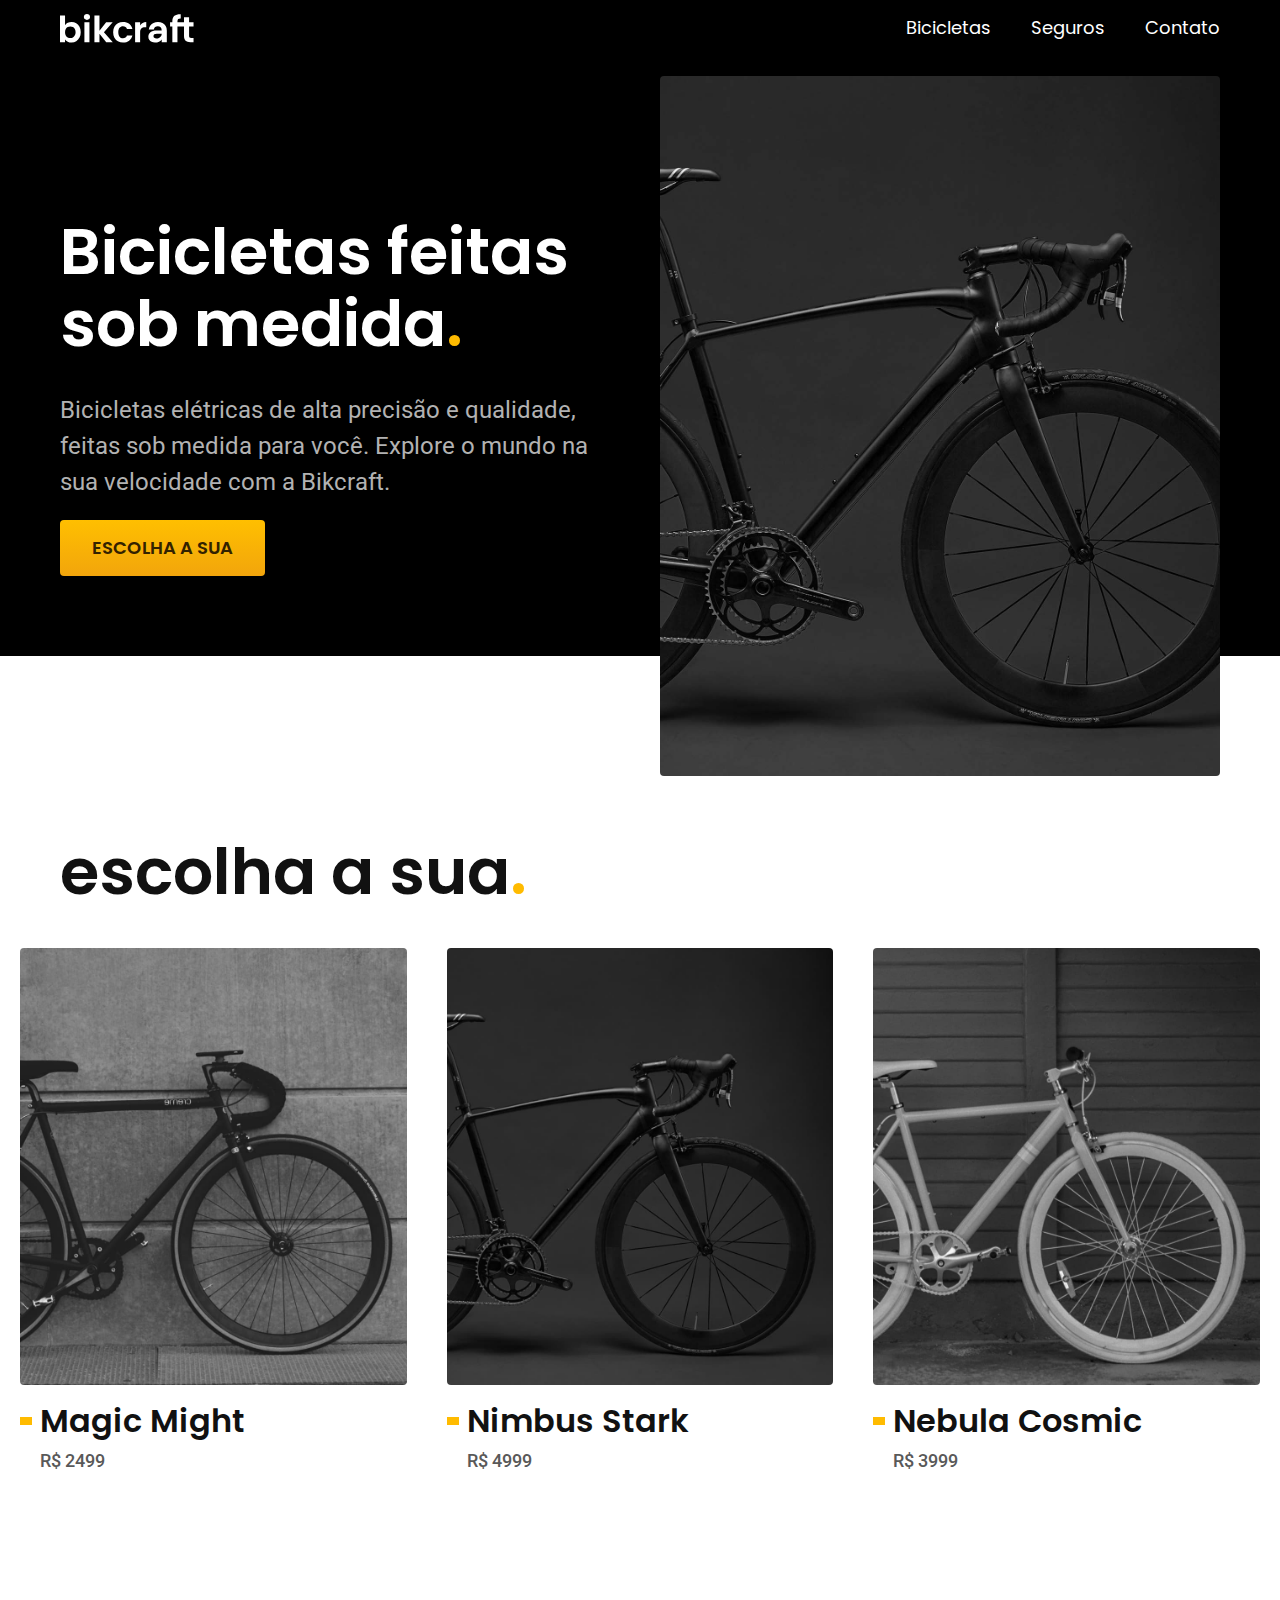
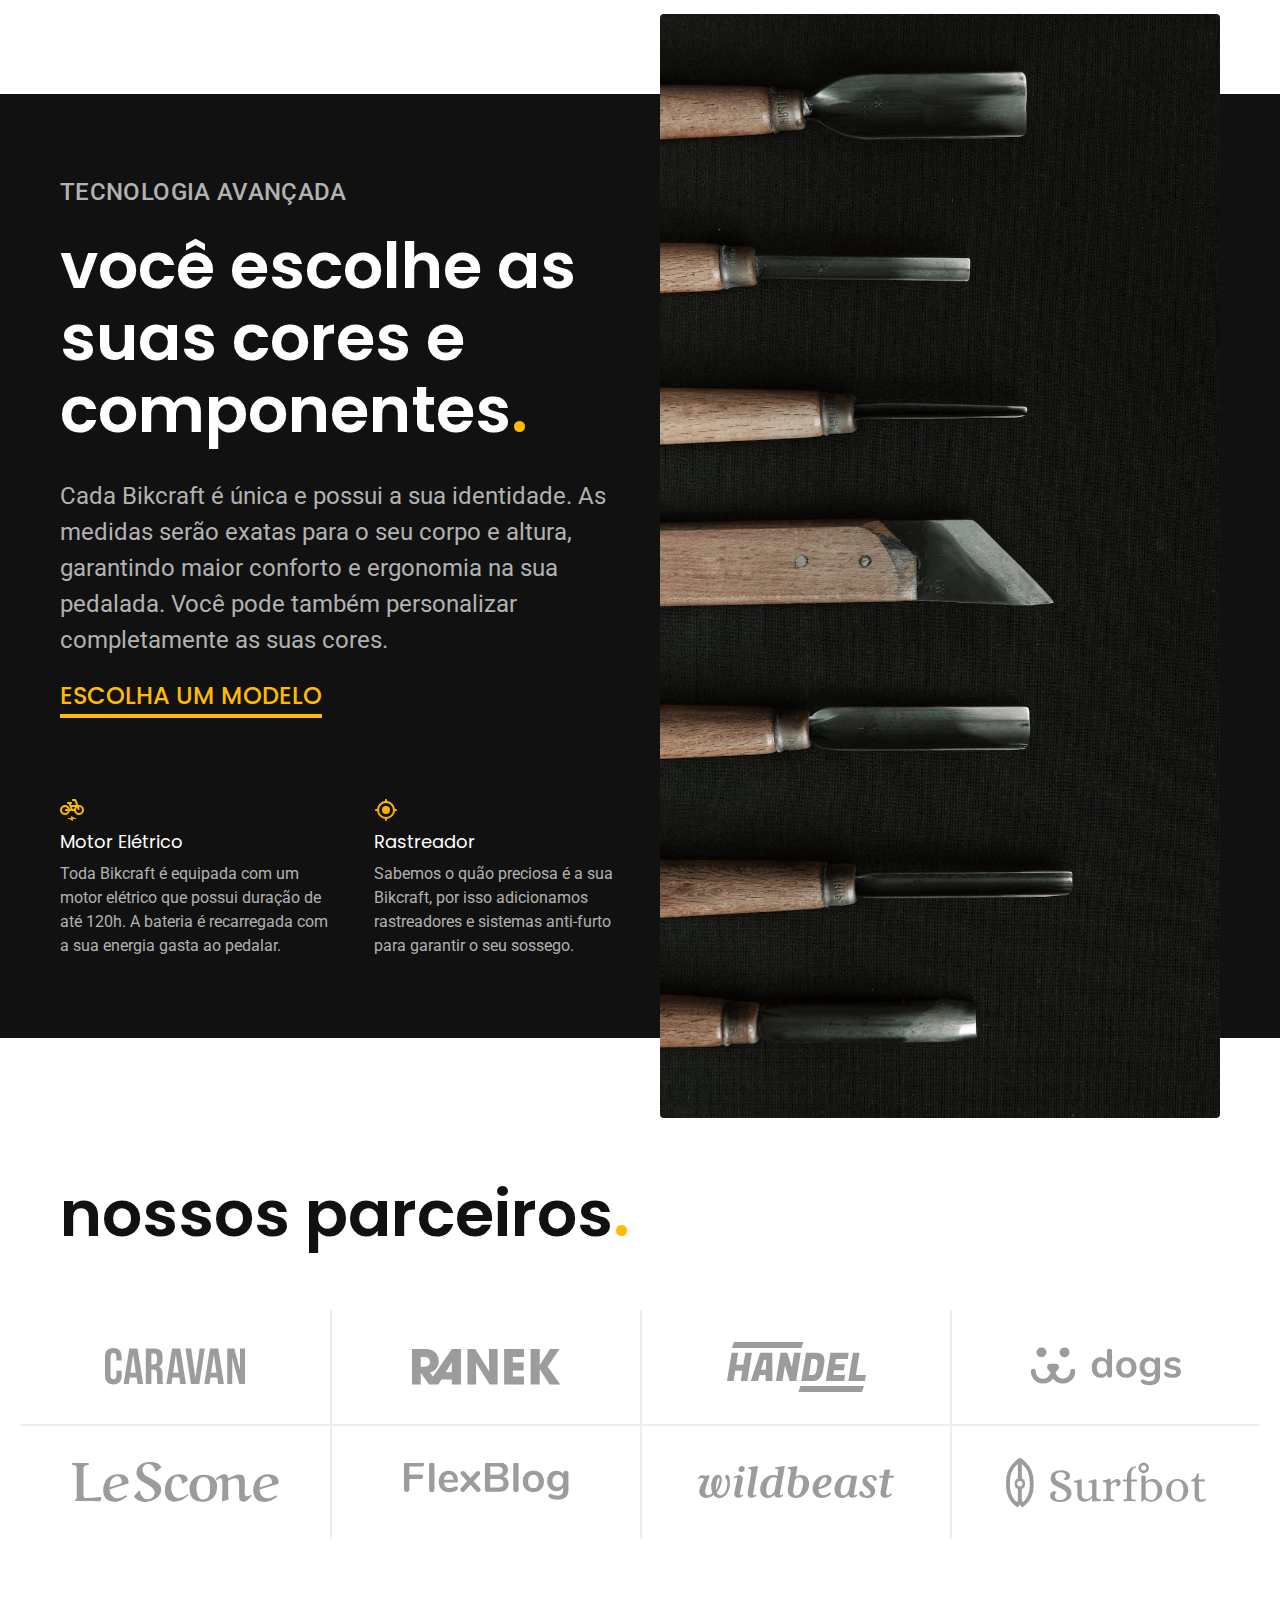
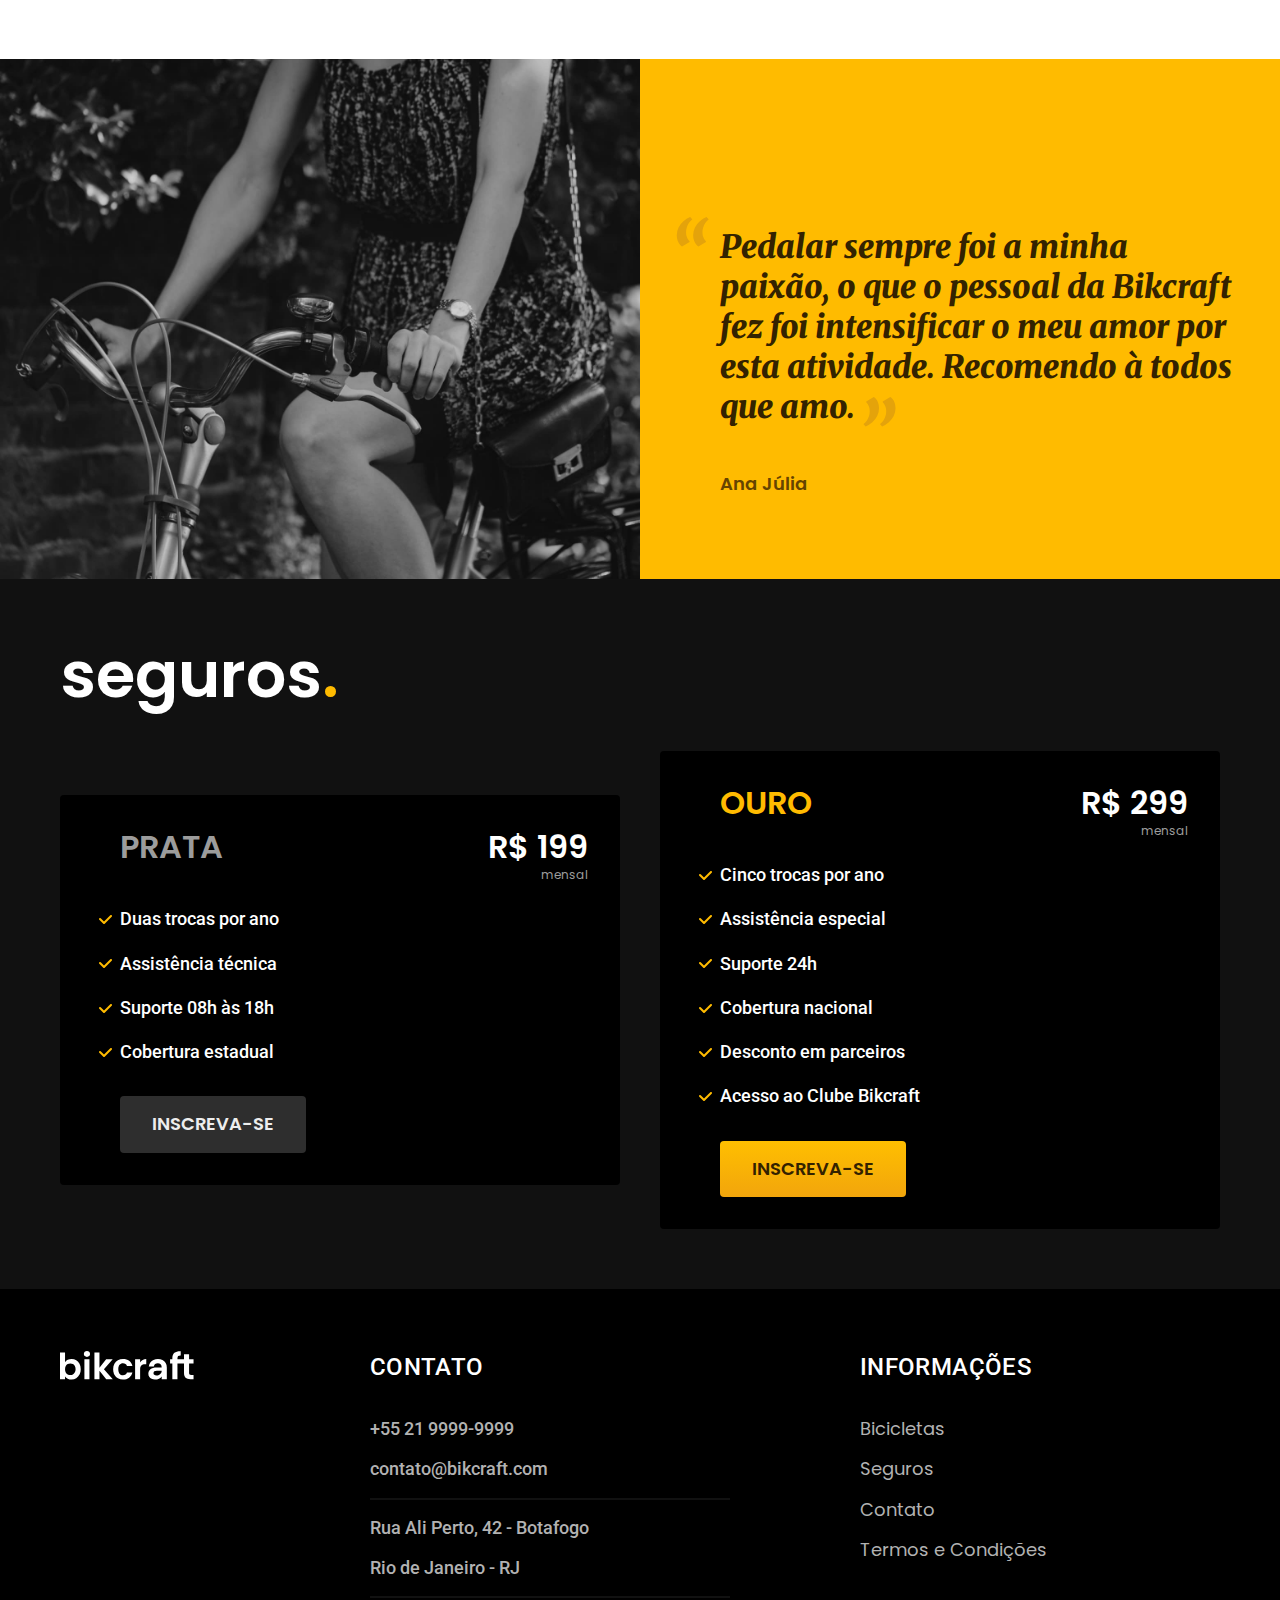
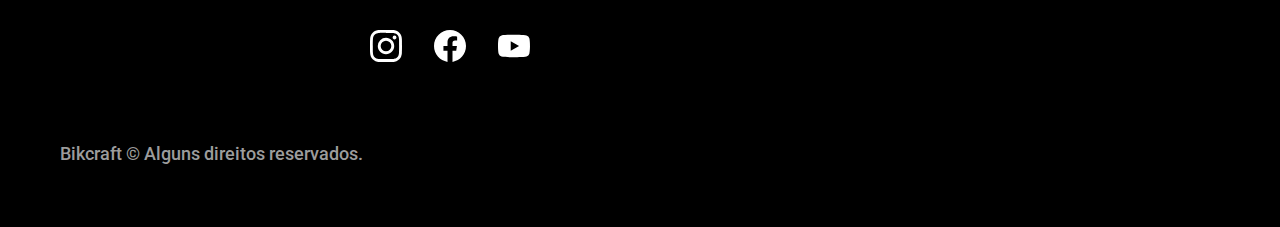
<file: index.html>
<!DOCTYPE html>
<html lang="pt-BR">
<head>
    <meta charset="UTF-8">
    <meta http-equiv="X-UA-Compatible" content="IE=edge">
    <meta name="viewport" content="width=device-width, initial-scale=1.0">
    <meta name="description" content="Bicicletas elétricas de alta precisão e qualidade, feitas sob medida para você. Explore o mundo na sua velocidade com a Bikcraft.">
    <link rel="preconnect" href="https://fonts.googleapis.com">
    <link rel="preconnect" href="https://fonts.gstatic.com" crossorigin>
    <link href="https://fonts.googleapis.com/css2?family=Merriweather:ital,wght@1,900&family=Poppins:wght@400;600&family=Roboto:wght@400;500&display=swap" rel="stylesheet">
    <link rel="stylesheet" href="./css/style.css">
    <title>Bikecraft - Bicicletas Elétricas</title>
</head>
<body>
    <header class="header-bg">
        <div class="header container">
            <a href="./"><img src="./img/bikcraft.svg" alt="Bikecraft"></a>

            <nav aria-label="primaria">
                <ul class="header-menu font-1-m cor-0">
                    <li><a href="./bicicletas.html">Bicicletas</a></li>
                    <li><a href="./seguros.html">Seguros</a></li>
                    <li><a href="./contato.html">Contato</a></li>
                </ul>
            </nav>
        </div>
    </header>

    <main class="introducao-bg">
        <div class="introducao container">
            <div class="introducao-conteudo">
                <h1 class="font-1-xxl cor-0">Bicicletas feitas sob medida<span class="cor-p1">.</span></h1>

                <p class="font-2-l cor-5">Bicicletas elétricas de alta precisão e qualidade, feitas sob medida para você. Explore o mundo na sua velocidade com a Bikcraft.</p>
    
                <a class="botao" href="./bicicletas.html">Escolha a sua</a>
            </div>

            <div>
                <img src="./img/fotos/introducao.jpg" alt="Bicicleta Elétrica Preta">
            </div>
        </div>
    </main>

    <article class="bicicletas-lista">
        <h2 class="container font-1-xxl">escolha a sua<span class="cor-p1">.</span></h2>

        <ul>
            <li>
                <a href="./bicicletas/magic.html">
                    <img src="./img/bicicletas/magic-home.jpg" alt="Bicicleta preta">
                    <h3 class="font-1-xl">Magic Might</h3>
                    <span class="font-2-m cor-8">R$ 2499</span>
                </a>
            </li>

            <li>
                <a href="./bicicletas/nimbus.html">
                    <img src="./img/bicicletas/nimbus-home.jpg" alt="Bicicleta preta">
                    <h3 class="font-1-xl">Nimbus Stark</h3>
                    <span class="font-2-m cor-8">R$ 4999</span>
                </a>
            </li>

            <li>
                <a href="./bicicletas/nebula.html">
                    <img src="./img/bicicletas/nebula-home.jpg" alt="Bicicleta preta">
                    <h3 class="font-1-xl">Nebula Cosmic</h3>
                    <span class="font-2-m cor-8">R$ 3999</span>
                </a>
            </li>
        </ul>
    </article>

    <article class="tecnologia-bg">
        <div class="tecnologia container">
            <div class="tecnologia-conteudo">
                <span class="font-2-l-b cor-5">Tecnologia Avançada</span>

                <h2 class="font-1-xxl cor-0">você escolhe as suas cores e componentes<span class="cor-p1">.</span></h2>

                <p class="font-2-l cor-5">Cada Bikcraft é única e possui a sua identidade. As medidas serão exatas para o seu corpo e altura, garantindo maior conforto e ergonomia na sua pedalada. Você pode também personalizar completamente as suas cores.</p>

                <a class="link" href="./bicicletas.html">Escolha um Modelo</a>

                <div class="tecnologia-vantagens">
                    <div>
                        <img src="./img/icones/eletrica.svg" alt="">
    
                        <h3 class="font-1-m cor-0">Motor Elétrico</h3>
    
                        <p class="font-2-s cor-5">Toda Bikcraft é equipada com um motor elétrico que possui duração de até 120h. A bateria é recarregada com a sua energia gasta ao pedalar.</p>
                    </div>
    
                    <div>
                        <img src="./img/icones/rastreador.svg" alt="">
    
                        <h3 class="font-1-m cor-0">Rastreador</h3>
    
                        <p class="font-2-s cor-5">Sabemos o quão preciosa é a sua Bikcraft, por isso adicionamos rastreadores e sistemas anti-furto para garantir o seu sossego.</p>
                    </div>
                </div>
            </div>

            <div class="tecnologia-imagem">
                <img src="./img/fotos/tecnologia.jpg" alt="">
            </div>
        </div>
    </article>

    <section class="parceiros" aria-label="Nossos Parceiros">
        <h2 class="container font-1-xxl">nossos parceiros<span class="cor-p1">.</span></h2>

        <ul>
            <li><img src="./img/parceiros/caravan.svg" alt="caravan"></li>
            <li><img src="./img/parceiros/ranek.svg" alt="caravan"></li>
            <li><img src="./img/parceiros/handel.svg" alt="caravan"></li>
            <li><img src="./img/parceiros/dogs.svg" alt="caravan"></li>
            <li><img src="./img/parceiros/lescone.svg" alt="caravan"></li>
            <li><img src="./img/parceiros/flexblog.svg" alt="caravan"></li>
            <li><img src="./img/parceiros/wildbeast.svg" alt="caravan"></li>
            <li><img src="./img/parceiros/surfbot.svg" alt="caravan"></li>
        </ul>
    </section>

    <section class="depoimento" aria-label="Depoimento">
        <div>
            <img src="./img/fotos/depoimento.jpg" alt="Pessoa pedalando uma bicicleta Bikecraft">
        </div>

        <div class="depoimento-conteudo">
            <blockquote class="font-1-xl cor-p5">
                <p>Pedalar sempre foi a minha paixão, o que o pessoal da Bikcraft fez foi intensificar o meu amor por esta atividade. Recomendo à todos que amo.</p>
                
                <span class="font-1-m-b cor-p4">Ana Júlia</span>
            </blockquote>
        </div>
    </section>

    <article class="seguros-bg">
        <div class="seguros container">
          <h2 class="font-1-xxl cor-0">seguros<span class="cor-p1">.</span></h2>

          <div class="seguros-item">
            <h3 class="font-1-xl cor-6">PRATA</h3>

            <span class="font-1-xl cor-0">R$ 199 <span class="font-1-xs cor-6">mensal</span></span>

            <ul class="font-2-m cor-0">
              <li>Duas trocas por ano</li>
              <li>Assistência técnica</li>
              <li>Suporte 08h às 18h</li>
              <li>Cobertura estadual</li>
            </ul>

            <a class="botao secundario" href="./orcamento.html">Inscreva-se</a>
          </div>
    
          <div class="seguros-item">
            <h3 class="font-1-xl cor-p1">OURO</h3>

            <span class="font-1-xl cor-0">R$ 299 <span class="font-1-xs cor-6">mensal</span></span>
            
            <ul class="font-2-m cor-0">
              <li>Cinco trocas por ano</li>
              <li>Assistência especial</li>
              <li>Suporte 24h</li>
              <li>Cobertura nacional</li>
              <li>Desconto em parceiros</li>
              <li>Acesso ao Clube Bikcraft</li>
            </ul>

            <a class="botao" href="./orcamento.html">Inscreva-se</a>
          </div>
        </div>
    </article>

    <footer class="footer-bg">
        <div class="footer container">
            <img src="./img/bikcraft.svg" alt="Bikcraft">

            <div class="footer-contato">
                <h3 class="font-2-l-b cor-0">Contato</h3>

                <ul class="font-2-m cor-5">
                    <li><a href="tel:+552199999999">+55 21 9999-9999</a></li>
                    <li><a href="mailto:contato@bikcraft.com">contato@bikcraft.com</a></li>
                    <li>Rua Ali Perto, 42 - Botafogo</li>
                    <li>Rio de Janeiro - RJ</li>
                </ul>

                <div class="footer-redes">
                    <a href="./"><img src="./img/redes/instagram.svg" alt="Instagram"></a>

                    <a href="./"><img src="./img/redes/facebook.svg" alt="Facebook"></a>

                    <a href="./"><img src="./img/redes/youtube.svg" alt="Youtube"></a>
                </div>
            </div>

            <div class="footer-informacoes">
                <h3 class="font-2-l-b cor-0">Informações</h3>

                <nav>
                    <ul class="font-1-m cor-5">
                        <li><a href="./bicicletas.html">Bicicletas</a></li>
                        <li><a href="./seguros.html">Seguros</a></li>
                        <li><a href="./contato.html">Contato</a></li>
                        <li><a href="./termos.html">Termos e Condições</a></li>
                    </ul>
                </nav>
            </div>

          <p class="footer-copy font-2-m cor-6">Bikcraft © Alguns direitos reservados.</p>
        </div>
    </footer>
</body>
</html>
</file>
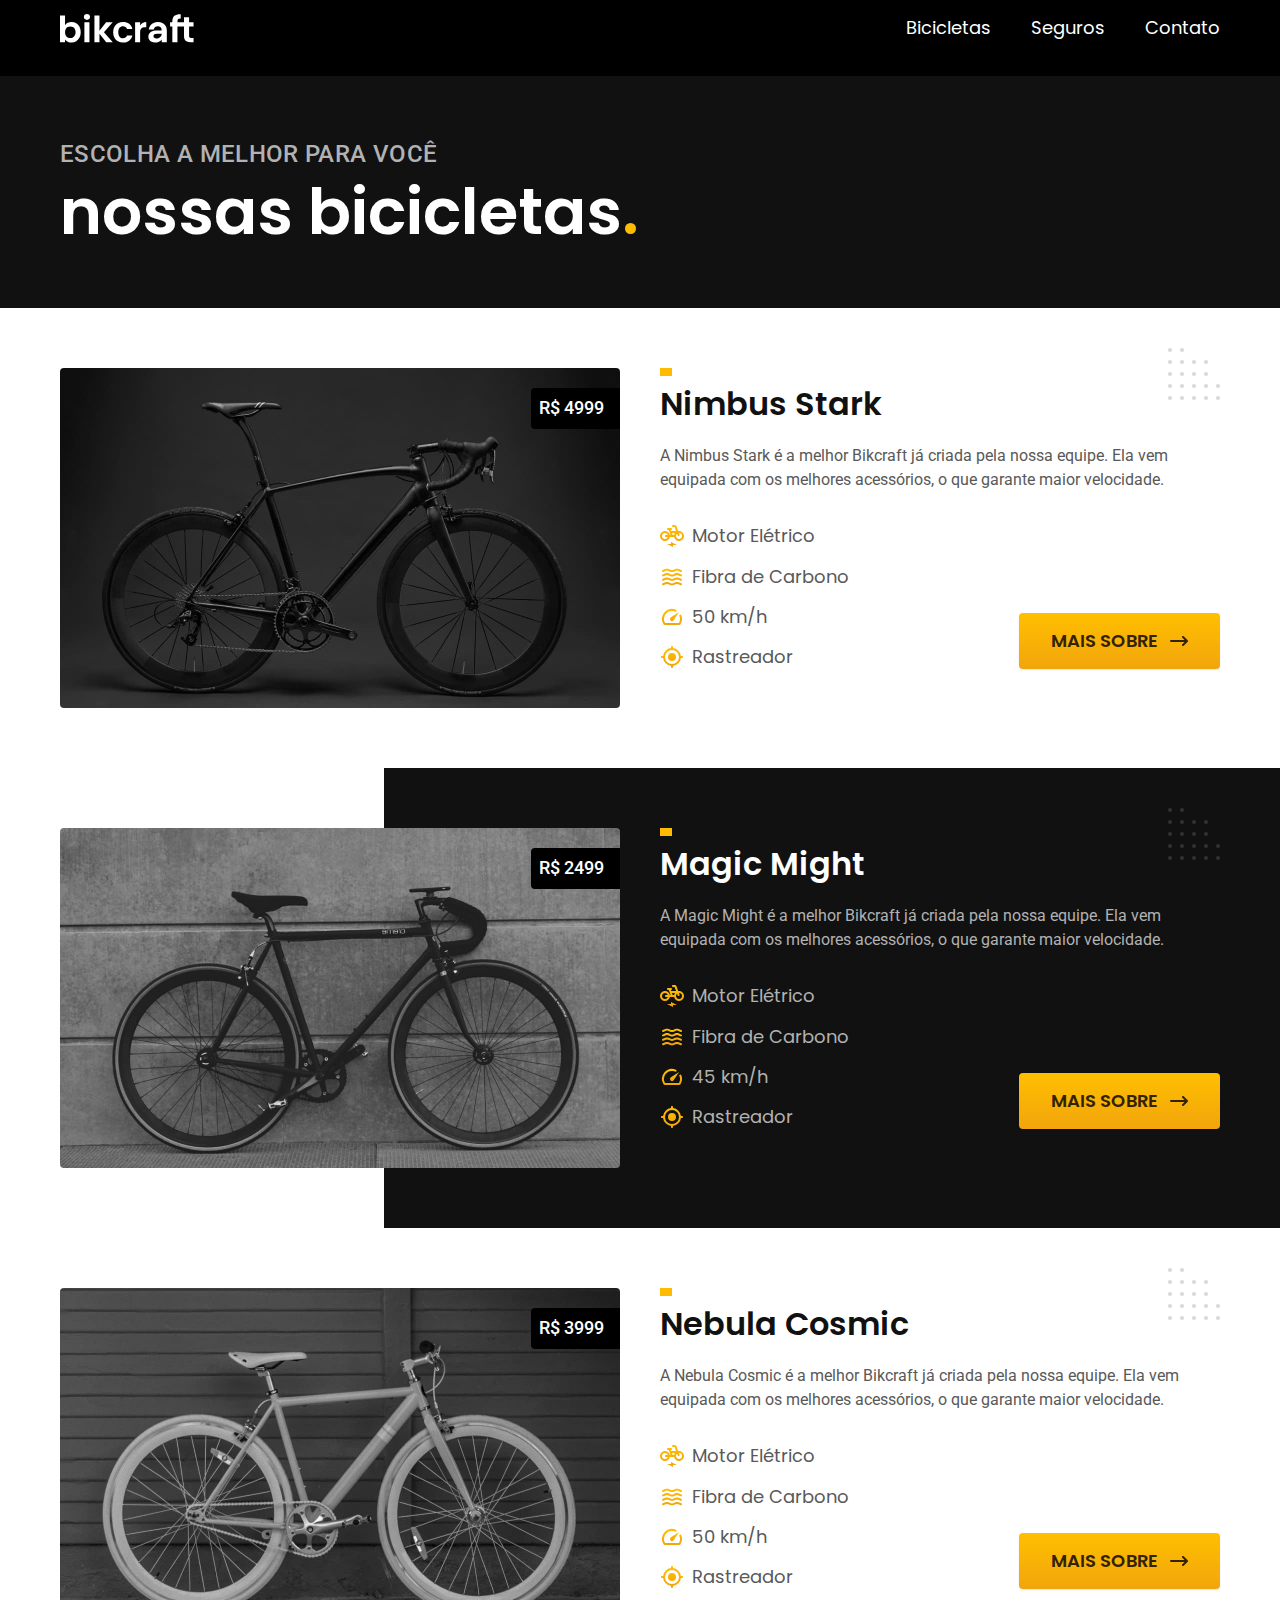
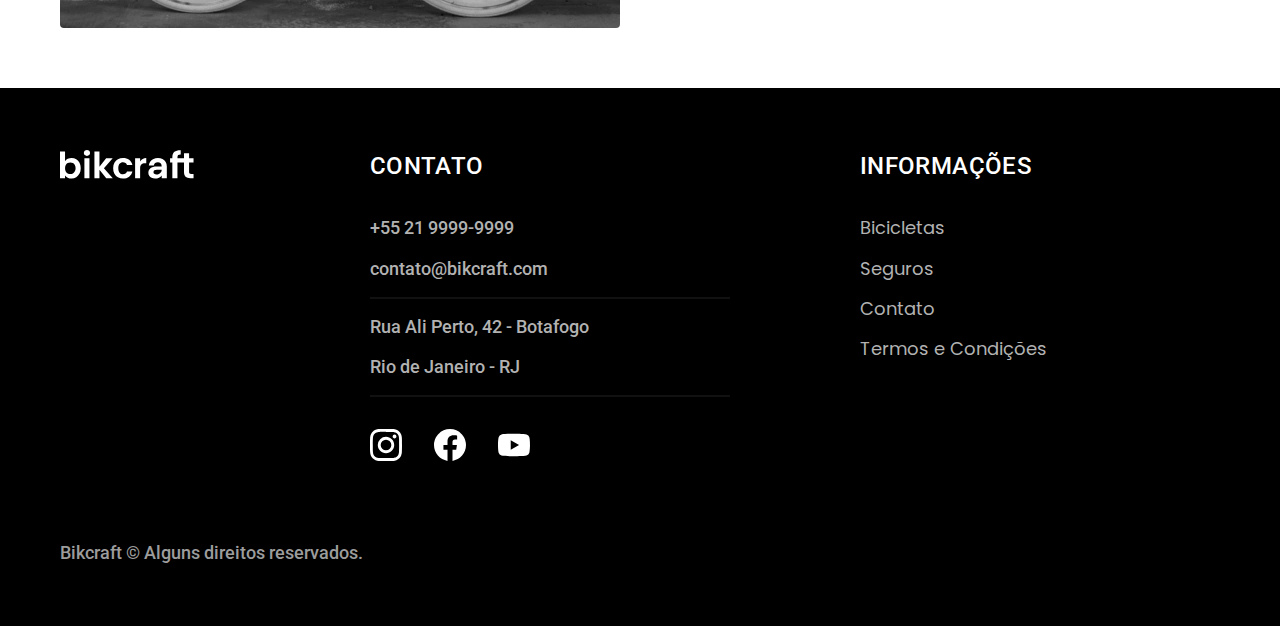
<file: bicicletas.html>
<!DOCTYPE html>
<html lang="pt-BR">
<head>
    <meta charset="UTF-8">
    <meta http-equiv="X-UA-Compatible" content="IE=edge">
    <meta name="viewport" content="width=device-width, initial-scale=1.0">
    <meta name="description" content="Bicicletas.">
    <link rel="preconnect" href="https://fonts.googleapis.com">
    <link rel="preconnect" href="https://fonts.gstatic.com" crossorigin>
    <link href="https://fonts.googleapis.com/css2?family=Merriweather:ital,wght@1,900&family=Poppins:wght@400;600&family=Roboto:wght@400;500&display=swap" rel="stylesheet">
    <link rel="stylesheet" href="./css/style.css">
    <title>Bicicletas | Bikecraft</title>
</head>
<body id="bicicletas">
    <header class="header-bg">
      <div class="header container">
        <a href="./">
          <img src="./img/bikcraft.svg" alt="Bikcraft">
        </a>
  
        <nav aria-label="primaria">
          <ul class="header-menu font-1-m cor-0">
            <li><a href="./bicicletas.html">Bicicletas</a></li>
            <li><a href="./seguros.html">Seguros</a></li>
            <li><a href="./contato.html">Contato</a></li>
          </ul>
        </nav>
      </div>
    </header>
  
    <main>
      <div class="titulo-bg">
        <div class="titulo container">
          <p class="font-2-l-b cor-5">Escolha a melhor para você</p>
          <h1 class="font-1-xxl cor-0">nossas bicicletas<span class="cor-p1">.</span></h1>
        </div>
      </div>
  
      <div class="bicicletas container">
        <div class="bicicletas-imagem">
          <img src="./img/bicicletas/nimbus.jpg" alt="Bicicleta preta">
          <span class="font-2-m cor-0">R$ 4999</span>
        </div>
        <div class="bicicletas-conteudo">
          <h2 class="font-1-xl">Nimbus Stark</h2>
          <p class="font-2-s cor-8">A Nimbus Stark é a melhor Bikcraft já criada pela nossa equipe. Ela vem equipada com os melhores acessórios, o que garante maior velocidade.</p>
          <ul class="font-1-m cor-8">
            <li>
              <img src="./img/icones/eletrica.svg" alt="">
              Motor Elétrico
            </li>
            <li>
              <img src="./img/icones/carbono.svg" alt="">
              Fibra de Carbono
            </li>
            <li>
              <img src="./img/icones/velocidade.svg" alt="">
              50 km/h
            </li>
            <li>
              <img src="./img/icones/rastreador.svg" alt="">
              Rastreador
            </li>
          </ul>
          <a class="botao seta" href="./bicicletas/nimbus.html">Mais Sobre</a>
        </div>
      </div>
  
      <div class="bicicletas-bg">
        <div class="bicicletas container">
          <div class="bicicletas-imagem">
            <img src="./img/bicicletas/magic.jpg" alt="Bicicleta preta">
            <span class="font-2-m cor-0">R$ 2499</span>
          </div>
          <div class="bicicletas-conteudo">
            <h2 class="font-1-xl cor-0">Magic Might</h2>
            <p class="font-2-s cor-5">A Magic Might é a melhor Bikcraft já criada pela nossa equipe. Ela vem equipada com os melhores acessórios, o que garante maior velocidade.</p>
            <ul class="font-1-m cor-5">
              <li>
                <img src="./img/icones/eletrica.svg" alt="">
                Motor Elétrico
              </li>
              <li>
                <img src="./img/icones/carbono.svg" alt="">
                Fibra de Carbono
              </li>
              <li>
                <img src="./img/icones/velocidade.svg" alt="">
                45 km/h
              </li>
              <li>
                <img src="./img/icones/rastreador.svg" alt="">
                Rastreador
              </li>
            </ul>
            <a class="botao seta" href="./bicicletas/magic.html">Mais Sobre</a>
          </div>
        </div>
      </div>
  
      <div class="bicicletas container">
        <div class="bicicletas-imagem">
          <img src="./img/bicicletas/nebula.jpg" alt="Bicicleta preta">
          <span class="font-2-m cor-0">R$ 3999</span>
        </div>
        <div class="bicicletas-conteudo">
          <h2 class="font-1-xl">Nebula Cosmic</h2>
          <p class="font-2-s cor-8">A Nebula Cosmic é a melhor Bikcraft já criada pela nossa equipe. Ela vem equipada com os melhores acessórios, o que garante maior velocidade.</p>
          <ul class="font-1-m cor-8">
            <li>
              <img src="./img/icones/eletrica.svg" alt="">
              Motor Elétrico
            </li>
            <li>
              <img src="./img/icones/carbono.svg" alt="">
              Fibra de Carbono
            </li>
            <li>
              <img src="./img/icones/velocidade.svg" alt="">
              50 km/h
            </li>
            <li>
              <img src="./img/icones/rastreador.svg" alt="">
              Rastreador
            </li>
          </ul>
          <a class="botao seta" href="./bicicletas/nebula.html">Mais Sobre</a>
        </div>
      </div>
  
    </main>
  
    <footer class="footer-bg">
      <div class="footer container">
        <img src="./img/bikcraft.svg" alt="Bikcraft">
        <div class="footer-contato">
          <h3 class="font-2-l-b cor-0">Contato</h3>
          <ul class="font-2-m cor-5">
            <li><a href="tel:+552199999999">+55 21 9999-9999</a></li>
            <li><a href="mailto:contato@bikcraft.com">contato@bikcraft.com</a></li>
            <li>Rua Ali Perto, 42 - Botafogo</li>
            <li>Rio de Janeiro - RJ</li>
          </ul>
          <div class="footer-redes">
            <a href="./">
              <img src="./img/redes/instagram.svg" alt="Instagram">
            </a>
            <a href="./">
              <img src="./img/redes/facebook.svg" alt="Facebook">
            </a>
            <a href="./">
              <img src="./img/redes/youtube.svg" alt="Youtube">
            </a>
          </div>
        </div>
        <div class="footer-informacoes">
          <h3 class="font-2-l-b cor-0">Informações</h3>
          <nav>
            <ul class="font-1-m cor-5">
              <li><a href="./bicicletas.html">Bicicletas</a></li>
              <li><a href="./seguros.html">Seguros</a></li>
              <li><a href="./contato.html">Contato</a></li>
              <li><a href="./termos.html">Termos e Condições</a></li>
            </ul>
          </nav>
        </div>
        <p class="footer-copy font-2-m cor-6">Bikcraft © Alguns direitos reservados.</p>
      </div>
    </footer>
  </body>
</html>
</file>
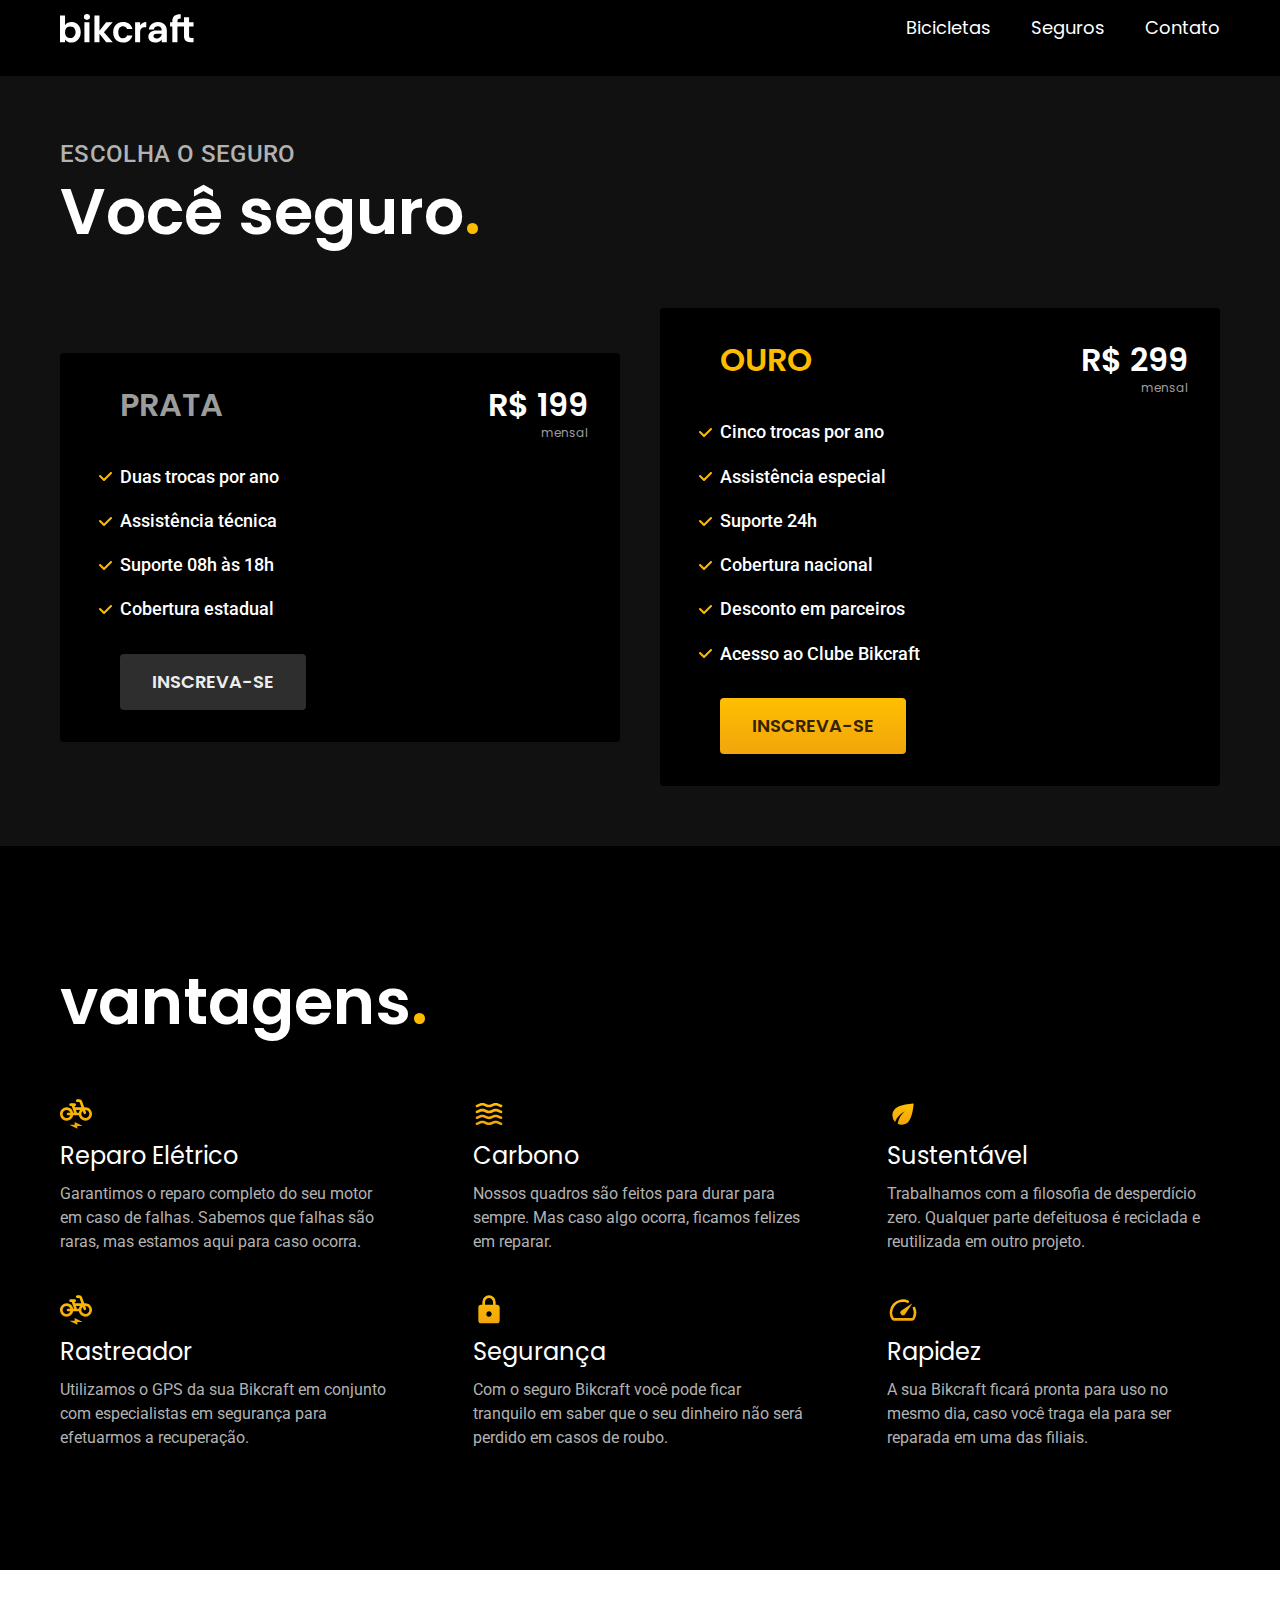
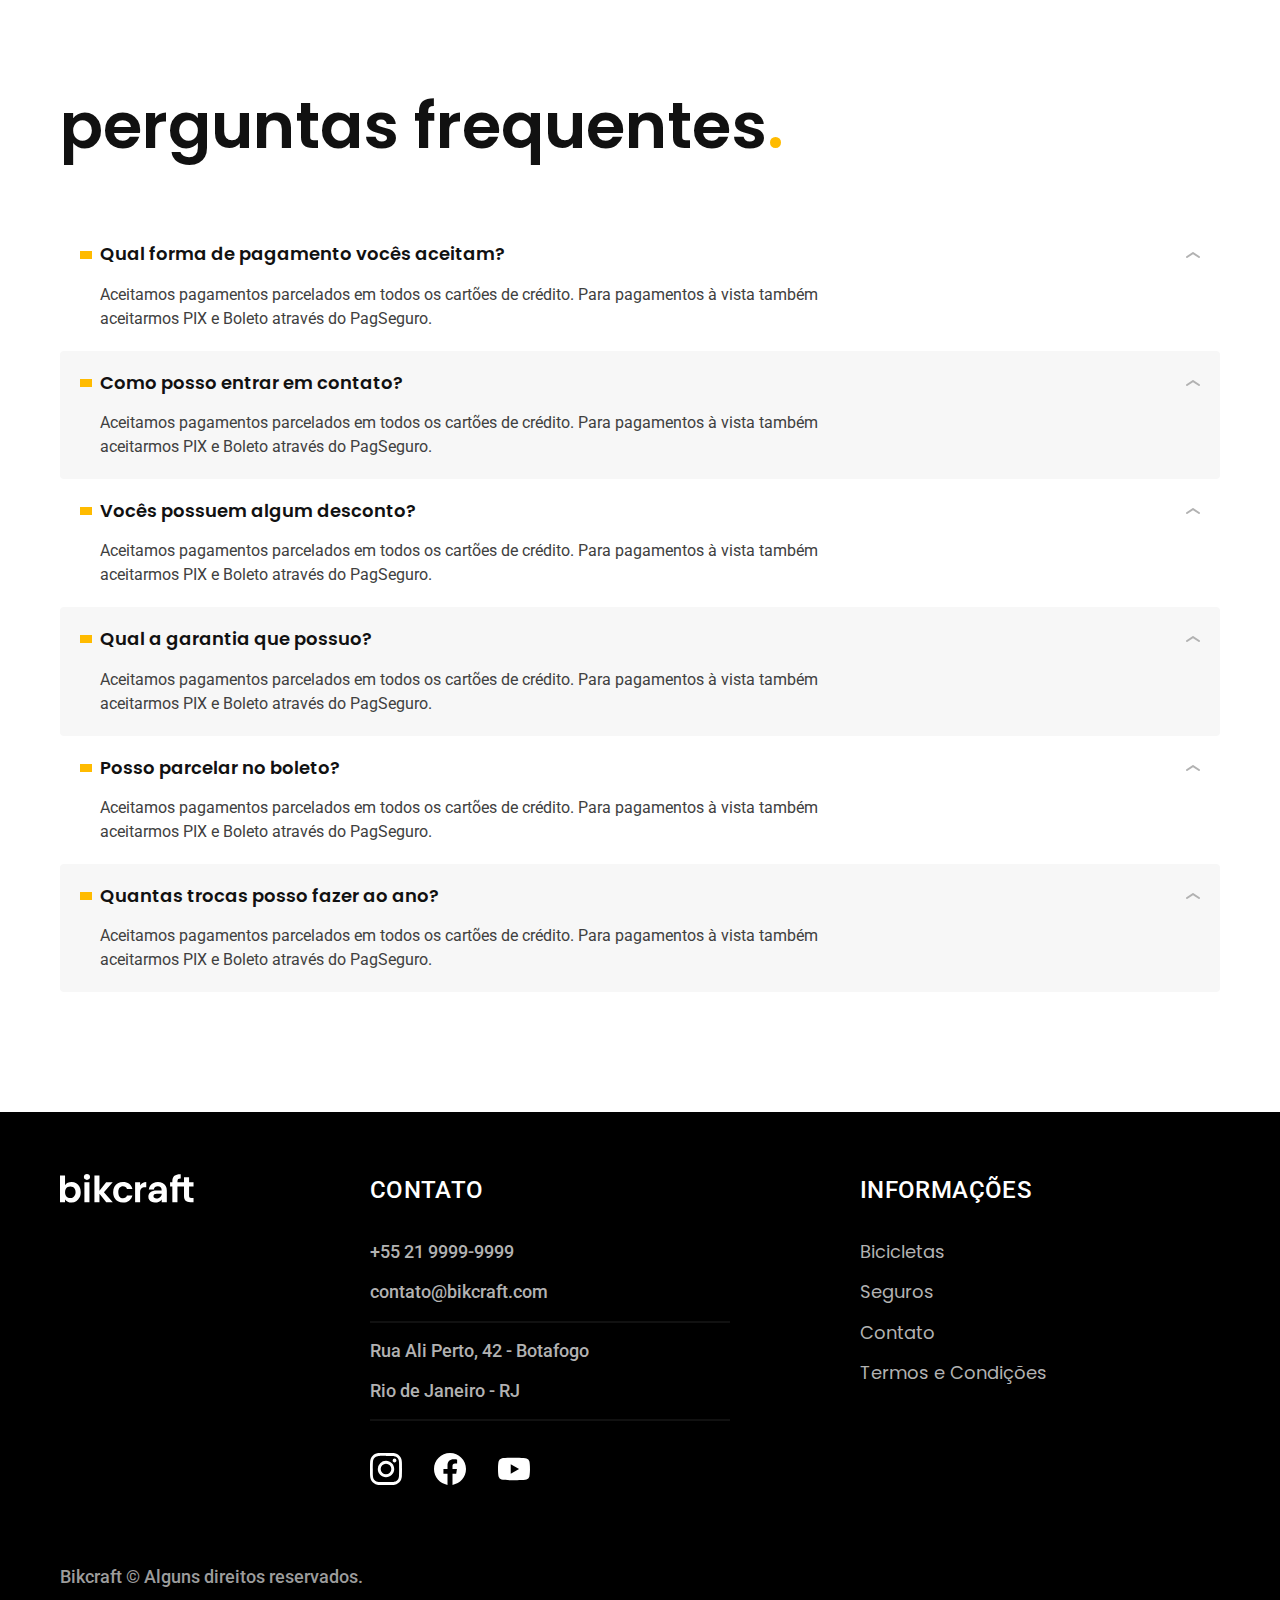
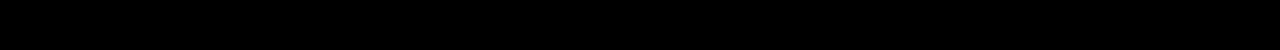
<file: seguros.html>
<!DOCTYPE html>
<html lang="pt-BR">
<head>
    <meta charset="UTF-8">
    <meta http-equiv="X-UA-Compatible" content="IE=edge">
    <meta name="viewport" content="width=device-width, initial-scale=1.0">
    <meta name="description" content="Seguros.">
    <link rel="preconnect" href="https://fonts.googleapis.com">
    <link rel="preconnect" href="https://fonts.gstatic.com" crossorigin>
    <link href="https://fonts.googleapis.com/css2?family=Merriweather:ital,wght@1,900&family=Poppins:wght@400;600&family=Roboto:wght@400;500&display=swap" rel="stylesheet">
    <link rel="stylesheet" href="./css/style.css">
    <title>Seguros | Bikecraft</title>
</head>
<body id="seguros">
    <header class="header-bg">
        <div class="header container">
            <a href="./"><img src="./img/bikcraft.svg" alt="Bikecraft"></a>

            <nav aria-label="primaria">
                <ul class="header-menu font-1-m cor-0">
                    <li><a href="./bicicletas.html">Bicicletas</a></li>
                    <li><a href="./seguros.html">Seguros</a></li>
                    <li><a href="./contato.html">Contato</a></li>
                </ul>
            </nav>
        </div>
    </header>

    <main class="seguros-bg">
        <div class="titulo-bg">
            <div class="titulo container">
                <p class="font-2-l-b cor-5">Escolha o seguro</p>
                <h1 class="font-1-xxl cor-0">Você seguro<span class="cor-p1">.</span></h1>
            </div>
        </div>

        <div class="seguros container">
            <div class="seguros-item">
            <h3 class="font-1-xl cor-6">PRATA</h3>

            <span class="font-1-xl cor-0">R$ 199 <span class="font-1-xs cor-6">mensal</span></span>

            <ul class="font-2-m cor-0">
                <li>Duas trocas por ano</li>
                <li>Assistência técnica</li>
                <li>Suporte 08h às 18h</li>
                <li>Cobertura estadual</li>
            </ul>

            <a class="botao secundario" href="./orcamento.html">Inscreva-se</a>
            </div>
    
            <div class="seguros-item">
            <h3 class="font-1-xl cor-p1">OURO</h3>

            <span class="font-1-xl cor-0">R$ 299 <span class="font-1-xs cor-6">mensal</span></span>
            
            <ul class="font-2-m cor-0">
                <li>Cinco trocas por ano</li>
                <li>Assistência especial</li>
                <li>Suporte 24h</li>
                <li>Cobertura nacional</li>
                <li>Desconto em parceiros</li>
                <li>Acesso ao Clube Bikcraft</li>
            </ul>

            <a class="botao" href="./orcamento.html">Inscreva-se</a>
            </div>
        </div>
    </main>

    <article>
        <div class="vantagens-bg">
            <div class="vantagens container">
                <h2 class="font-1-xxl cor-0">vantagens<span class="cor-p1">.</span></h2>

                <ul>
                    <li>
                        <img src="./img/icones/eletrica.svg" alt="">
                        <h3 class="font-1-l cor-0">Reparo Elétrico</h3>
                        <p class="font-2-s cor-5">Garantimos o reparo completo do seu motor em caso de falhas. Sabemos que falhas são raras, mas estamos aqui para caso ocorra.</p>
                    </li>

                    <li>
                        <img src="./img/icones/carbono.svg" alt="">
                        <h3 class="font-1-l cor-0">Carbono</h3>
                        <p class="font-2-s cor-5">Nossos quadros são feitos para durar para sempre. Mas caso algo ocorra, ficamos felizes em reparar.</p>
                    </li>

                    <li>
                        <img src="./img/icones/sustentavel.svg" alt="">
                        <h3 class="font-1-l cor-0">Sustentável</h3>
                        <p class="font-2-s cor-5">Trabalhamos com a filosofia de desperdício zero. Qualquer parte defeituosa é reciclada e reutilizada em outro projeto.</p>
                    </li>

                    <li>
                        <img src="./img/icones/eletrica.svg" alt="">
                        <h3 class="font-1-l cor-0">Rastreador</h3>
                        <p class="font-2-s cor-5">Utilizamos o GPS da sua Bikcraft em conjunto com especialistas em segurança para efetuarmos a recuperação.</p>
                    </li>

                    <li>
                        <img src="./img/icones/seguro.svg" alt="">
                        <h3 class="font-1-l cor-0">Segurança</h3>
                        <p class="font-2-s cor-5">Com o seguro Bikcraft você pode ficar tranquilo em saber que o seu dinheiro não será perdido em casos de roubo.</p>
                    </li>

                    <li>
                        <img src="./img/icones/velocidade.svg" alt="">
                        <h3 class="font-1-l cor-0">Rapidez</h3>
                        <p class="font-2-s cor-5">A sua Bikcraft ficará pronta para uso no mesmo dia, caso você traga ela para ser reparada em uma das filiais.</p>
                    </li>
                </ul>
            </div>
        </div>
    </article>

    <article class="perguntas container">
        <h2 class="font-1-xxl">perguntas frequentes<span class="cor-p1">.</span></h2>

        <dl>
            <div>
                <dt class="font-1-m-b">Qual forma de pagamento vocês aceitam?</dt>
                <dd class="font-2-s cor-9">Aceitamos pagamentos parcelados em todos os cartões de crédito. Para pagamentos à vista também aceitarmos PIX e Boleto através do PagSeguro.</dd>
            </div>

            <div>
                <dt class="font-1-m-b">Como posso entrar em contato?</dt>
                <dd class="font-2-s cor-9">Aceitamos pagamentos parcelados em todos os cartões de crédito. Para pagamentos à vista também aceitarmos PIX e Boleto através do PagSeguro.</dd>
            </div>

            <div>
                <dt class="font-1-m-b">Vocês possuem algum desconto?</dt>
                <dd class="font-2-s cor-9">Aceitamos pagamentos parcelados em todos os cartões de crédito. Para pagamentos à vista também aceitarmos PIX e Boleto através do PagSeguro.</dd>
            </div>

            <div>
                <dt class="font-1-m-b">Qual a garantia que possuo?</dt>
                <dd class="font-2-s cor-9">Aceitamos pagamentos parcelados em todos os cartões de crédito. Para pagamentos à vista também aceitarmos PIX e Boleto através do PagSeguro.</dd>
            </div>

            <div>
                <dt class="font-1-m-b">Posso parcelar no boleto?</dt>
                <dd class="font-2-s cor-9">Aceitamos pagamentos parcelados em todos os cartões de crédito. Para pagamentos à vista também aceitarmos PIX e Boleto através do PagSeguro.</dd>
            </div>

            <div>
                <dt class="font-1-m-b">Quantas trocas posso fazer ao ano?</dt>
                <dd class="font-2-s cor-9">Aceitamos pagamentos parcelados em todos os cartões de crédito. Para pagamentos à vista também aceitarmos PIX e Boleto através do PagSeguro.</dd>
            </div>
        </dl>
    </article>

    <footer class="footer-bg">
        <div class="footer container">
            <img src="./img/bikcraft.svg" alt="Bikcraft">

            <div class="footer-contato">
                <h3 class="font-2-l-b cor-0">Contato</h3>

                <ul class="font-2-m cor-5">
                    <li><a href="tel:+552199999999">+55 21 9999-9999</a></li>
                    <li><a href="mailto:contato@bikcraft.com">contato@bikcraft.com</a></li>
                    <li>Rua Ali Perto, 42 - Botafogo</li>
                    <li>Rio de Janeiro - RJ</li>
                </ul>

                <div class="footer-redes">
                    <a href="./"><img src="./img/redes/instagram.svg" alt="Instagram"></a>

                    <a href="./"><img src="./img/redes/facebook.svg" alt="Facebook"></a>

                    <a href="./"><img src="./img/redes/youtube.svg" alt="Youtube"></a>
                </div>
            </div>

            <div class="footer-informacoes">
                <h3 class="font-2-l-b cor-0">Informações</h3>

                <nav>
                    <ul class="font-1-m cor-5">
                        <li><a href="./bicicletas.html">Bicicletas</a></li>
                        <li><a href="./seguros.html">Seguros</a></li>
                        <li><a href="./contato.html">Contato</a></li>
                        <li><a href="./termos.html">Termos e Condições</a></li>
                    </ul>
                </nav>
            </div>

          <p class="footer-copy font-2-m cor-6">Bikcraft © Alguns direitos reservados.</p>
        </div>
    </footer>
</body>
</html>
</file>
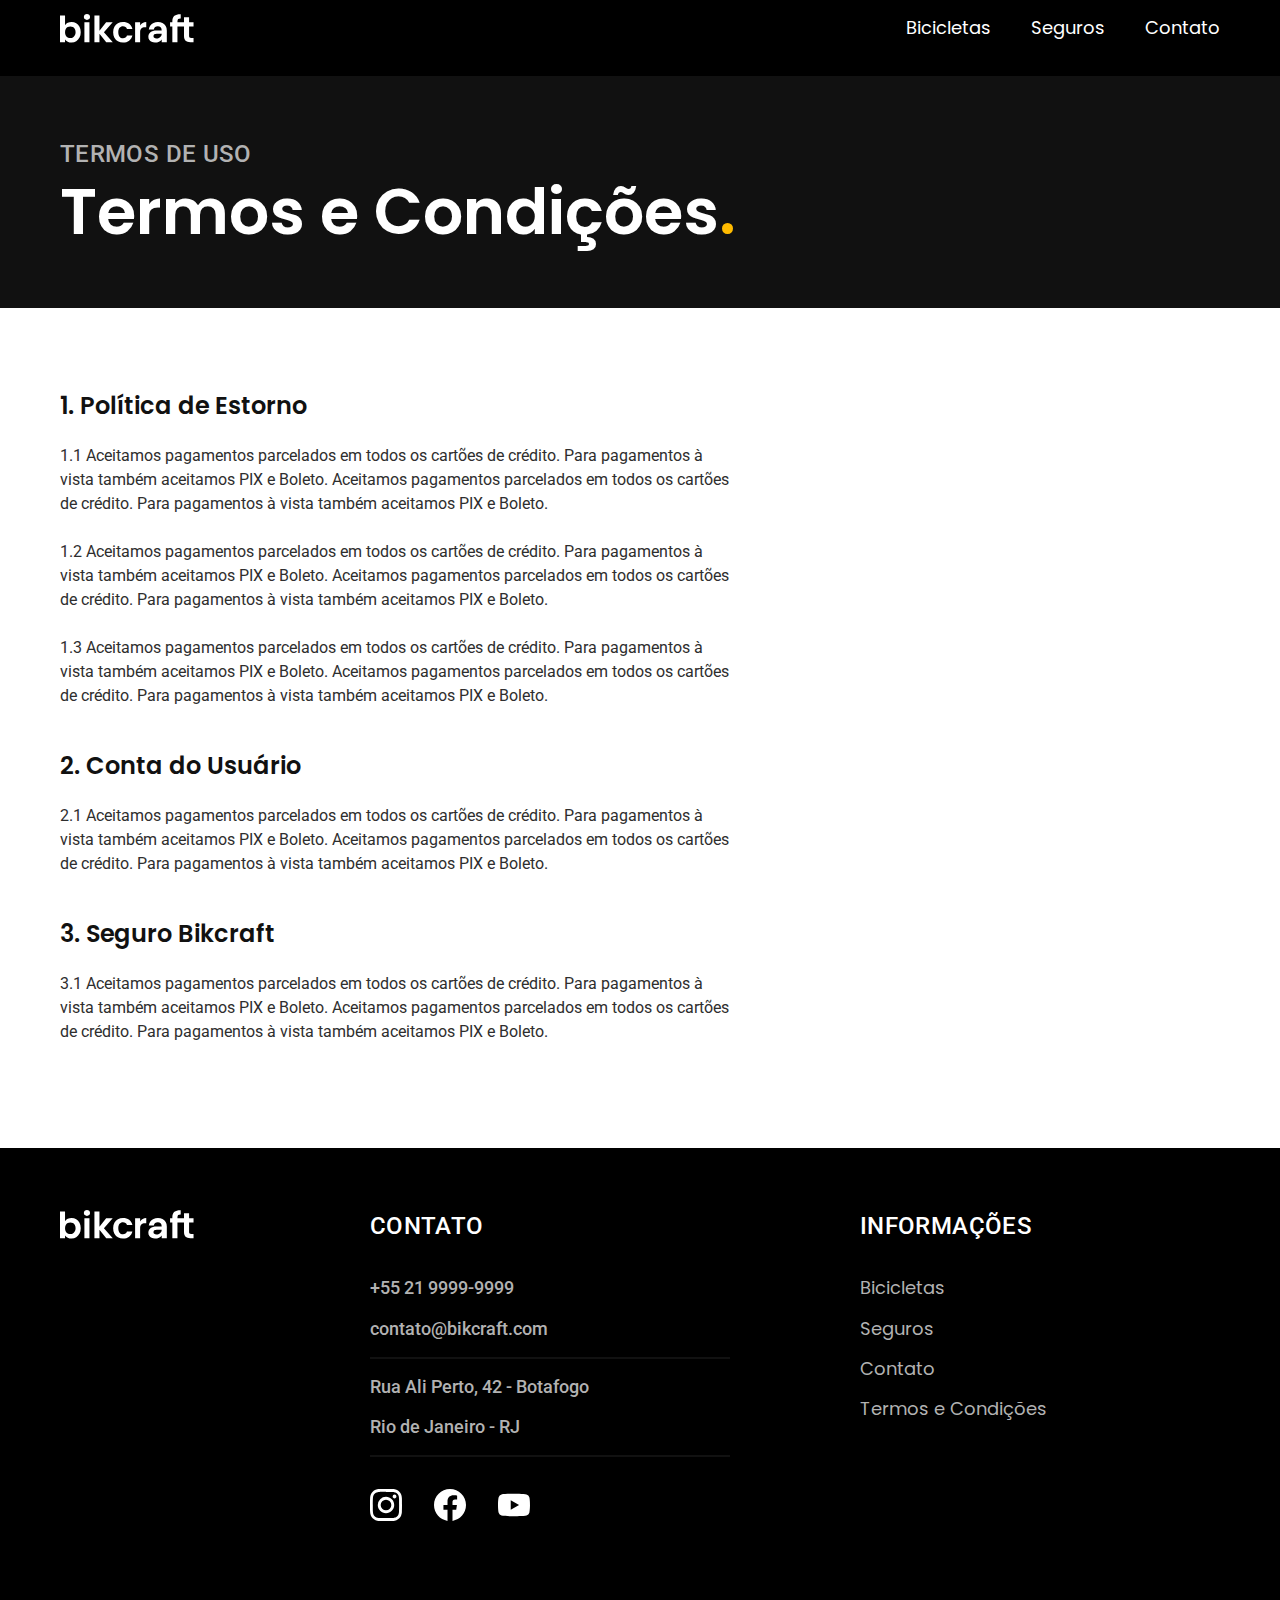
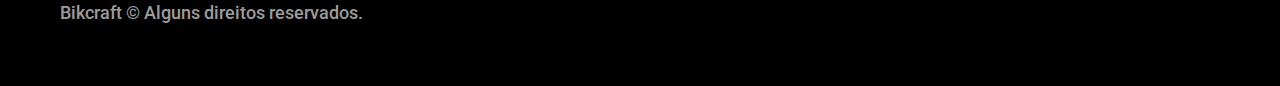
<file: termos.html>
<!DOCTYPE html>
<html lang="pt-BR">
<head>
    <meta charset="UTF-8">
    <meta http-equiv="X-UA-Compatible" content="IE=edge">
    <meta name="viewport" content="width=device-width, initial-scale=1.0">
    <meta name="description" content="Termos e Condições.">
    <link rel="preconnect" href="https://fonts.googleapis.com">
    <link rel="preconnect" href="https://fonts.gstatic.com" crossorigin>
    <link href="https://fonts.googleapis.com/css2?family=Merriweather:ital,wght@1,900&family=Poppins:wght@400;600&family=Roboto:wght@400;500&display=swap" rel="stylesheet">
    <link rel="stylesheet" href="./css/style.css">
    <title>Termos e Condições | Bikecraft</title>
</head>
<body id="termos">
    <header class="header-bg">
        <div class="header container">
            <a href="./"><img src="./img/bikcraft.svg" alt="Bikecraft"></a>

            <nav aria-label="primaria">
                <ul class="header-menu font-1-m cor-0">
                    <li><a href="./bicicletas.html">Bicicletas</a></li>
                    <li><a href="./seguros.html">Seguros</a></li>
                    <li><a href="./contato.html">Contato</a></li>
                </ul>
            </nav>
        </div>
    </header>

    <main>
        <div class="titulo-bg">
            <div class="titulo container">
                <p class="font-2-l-b cor-5">Termos de uso</p>
                <h1 class="font-1-xxl cor-0">Termos e Condições<span class="cor-p1">.</span></h1>
            </div>
        </div>

        <div class="termos font-2-s cor-10 container">
            <h2 class="font-1-l cor-11">1. Política de Estorno</h2>

            <p>1.1 Aceitamos pagamentos parcelados em todos os cartões de crédito. Para pagamentos à vista também aceitamos PIX e Boleto. Aceitamos pagamentos parcelados em todos os cartões de crédito. Para pagamentos à vista também aceitamos PIX e Boleto.</p>

            <p>1.2 Aceitamos pagamentos parcelados em todos os cartões de crédito. Para pagamentos à vista também aceitamos PIX e Boleto. Aceitamos pagamentos parcelados em todos os cartões de crédito. Para pagamentos à vista também aceitamos PIX e Boleto.</p>

            <p>1.3 Aceitamos pagamentos parcelados em todos os cartões de crédito. Para pagamentos à vista também aceitamos PIX e Boleto. Aceitamos pagamentos parcelados em todos os cartões de crédito. Para pagamentos à vista também aceitamos PIX e Boleto.</p>

            <h2 class="font-1-l cor-11">2. Conta do Usuário</h2>

            <p>2.1 Aceitamos pagamentos parcelados em todos os cartões de crédito. Para pagamentos à vista também aceitamos PIX e Boleto. Aceitamos pagamentos parcelados em todos os cartões de crédito. Para pagamentos à vista também aceitamos PIX e Boleto.</p>

            <h2 class="font-1-l cor-11">3. Seguro Bikcraft</h2>

            <p>3.1 Aceitamos pagamentos parcelados em todos os cartões de crédito. Para pagamentos à vista também aceitamos PIX e Boleto. Aceitamos pagamentos parcelados em todos os cartões de crédito. Para pagamentos à vista também aceitamos PIX e Boleto.</p>
        </div>
    </main>

    <footer class="footer-bg">
        <div class="footer container">
            <img src="./img/bikcraft.svg" alt="Bikcraft">

            <div class="footer-contato">
                <h3 class="font-2-l-b cor-0">Contato</h3>

                <ul class="font-2-m cor-5">
                    <li><a href="tel:+552199999999">+55 21 9999-9999</a></li>
                    <li><a href="mailto:contato@bikcraft.com">contato@bikcraft.com</a></li>
                    <li>Rua Ali Perto, 42 - Botafogo</li>
                    <li>Rio de Janeiro - RJ</li>
                </ul>

                <div class="footer-redes">
                    <a href="./"><img src="./img/redes/instagram.svg" alt="Instagram"></a>

                    <a href="./"><img src="./img/redes/facebook.svg" alt="Facebook"></a>

                    <a href="./"><img src="./img/redes/youtube.svg" alt="Youtube"></a>
                </div>
            </div>

            <div class="footer-informacoes">
                <h3 class="font-2-l-b cor-0">Informações</h3>

                <nav>
                    <ul class="font-1-m cor-5">
                        <li><a href="./bicicletas.html">Bicicletas</a></li>
                        <li><a href="./seguros.html">Seguros</a></li>
                        <li><a href="./contato.html">Contato</a></li>
                        <li><a href="./termos.html">Termos e Condições</a></li>
                    </ul>
                </nav>
            </div>

          <p class="footer-copy font-2-m cor-6">Bikcraft © Alguns direitos reservados.</p>
        </div>
    </footer>
</body>
</html>
</file>
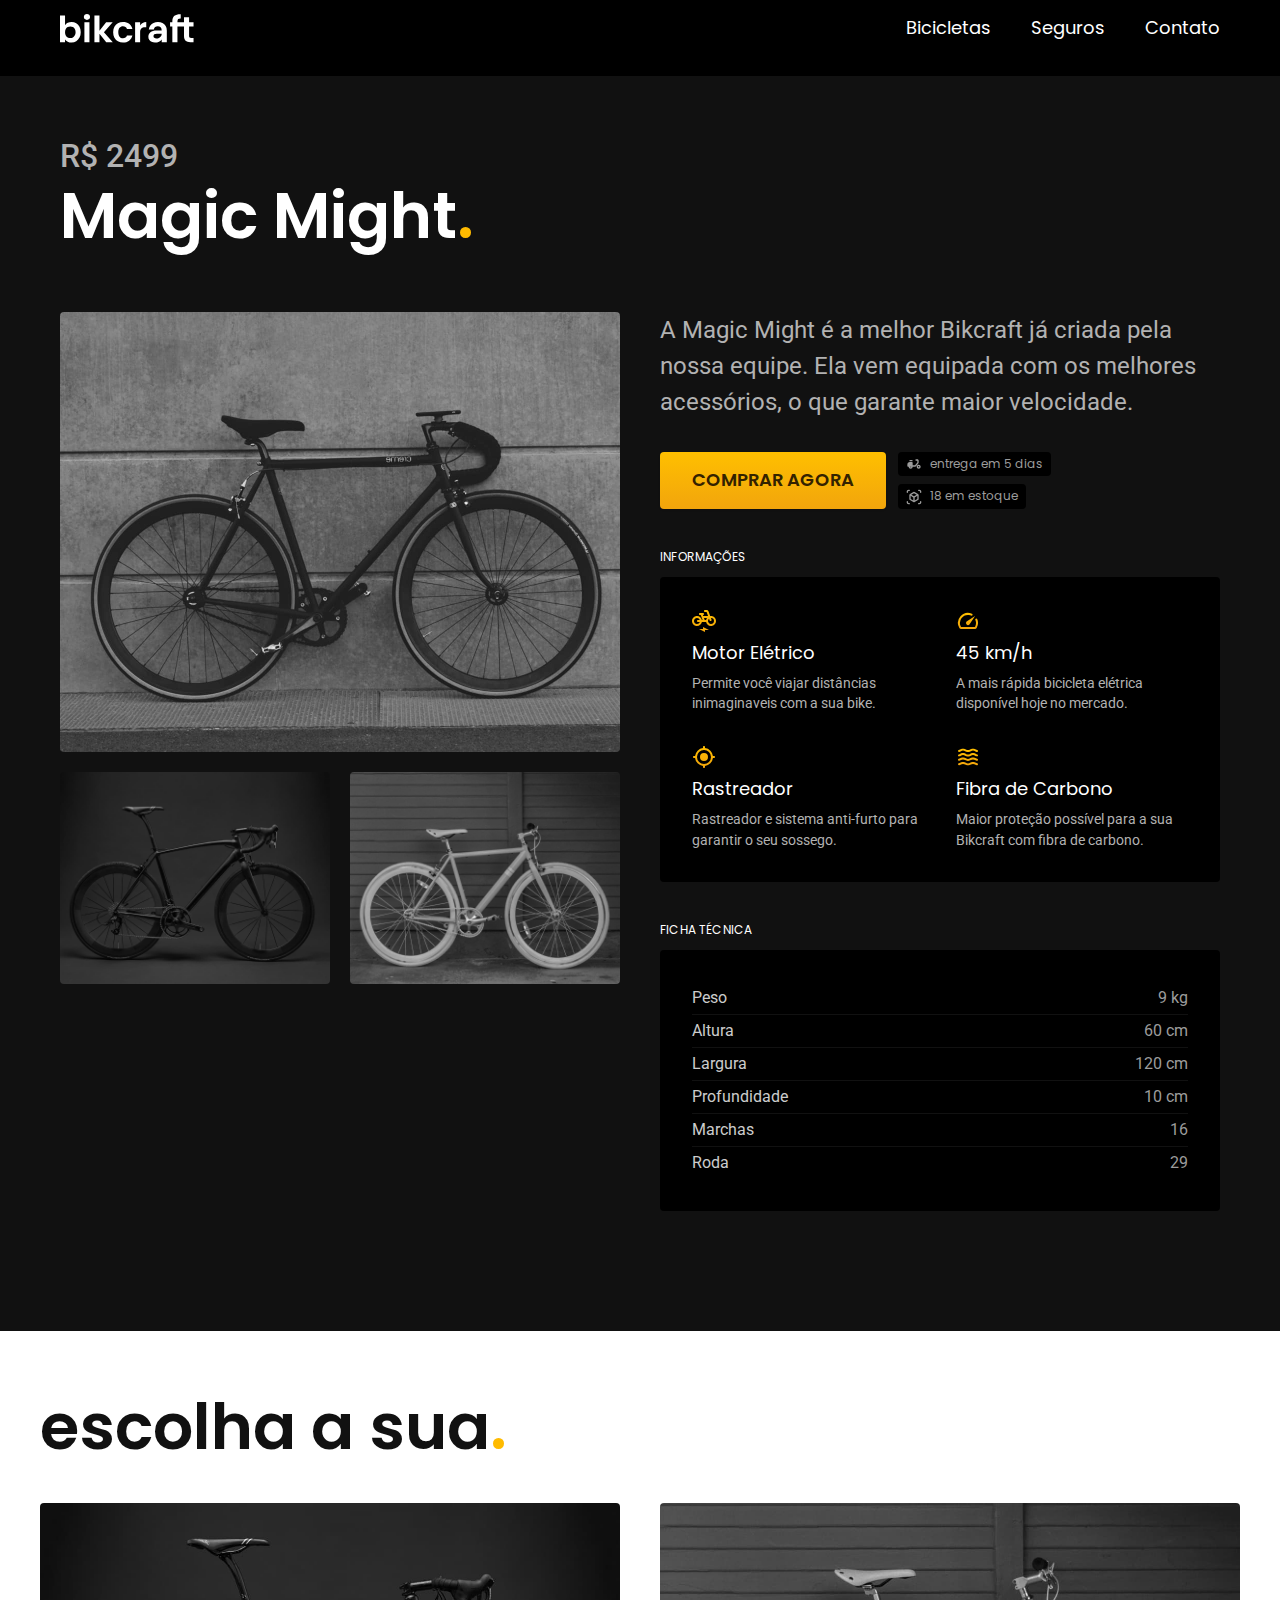
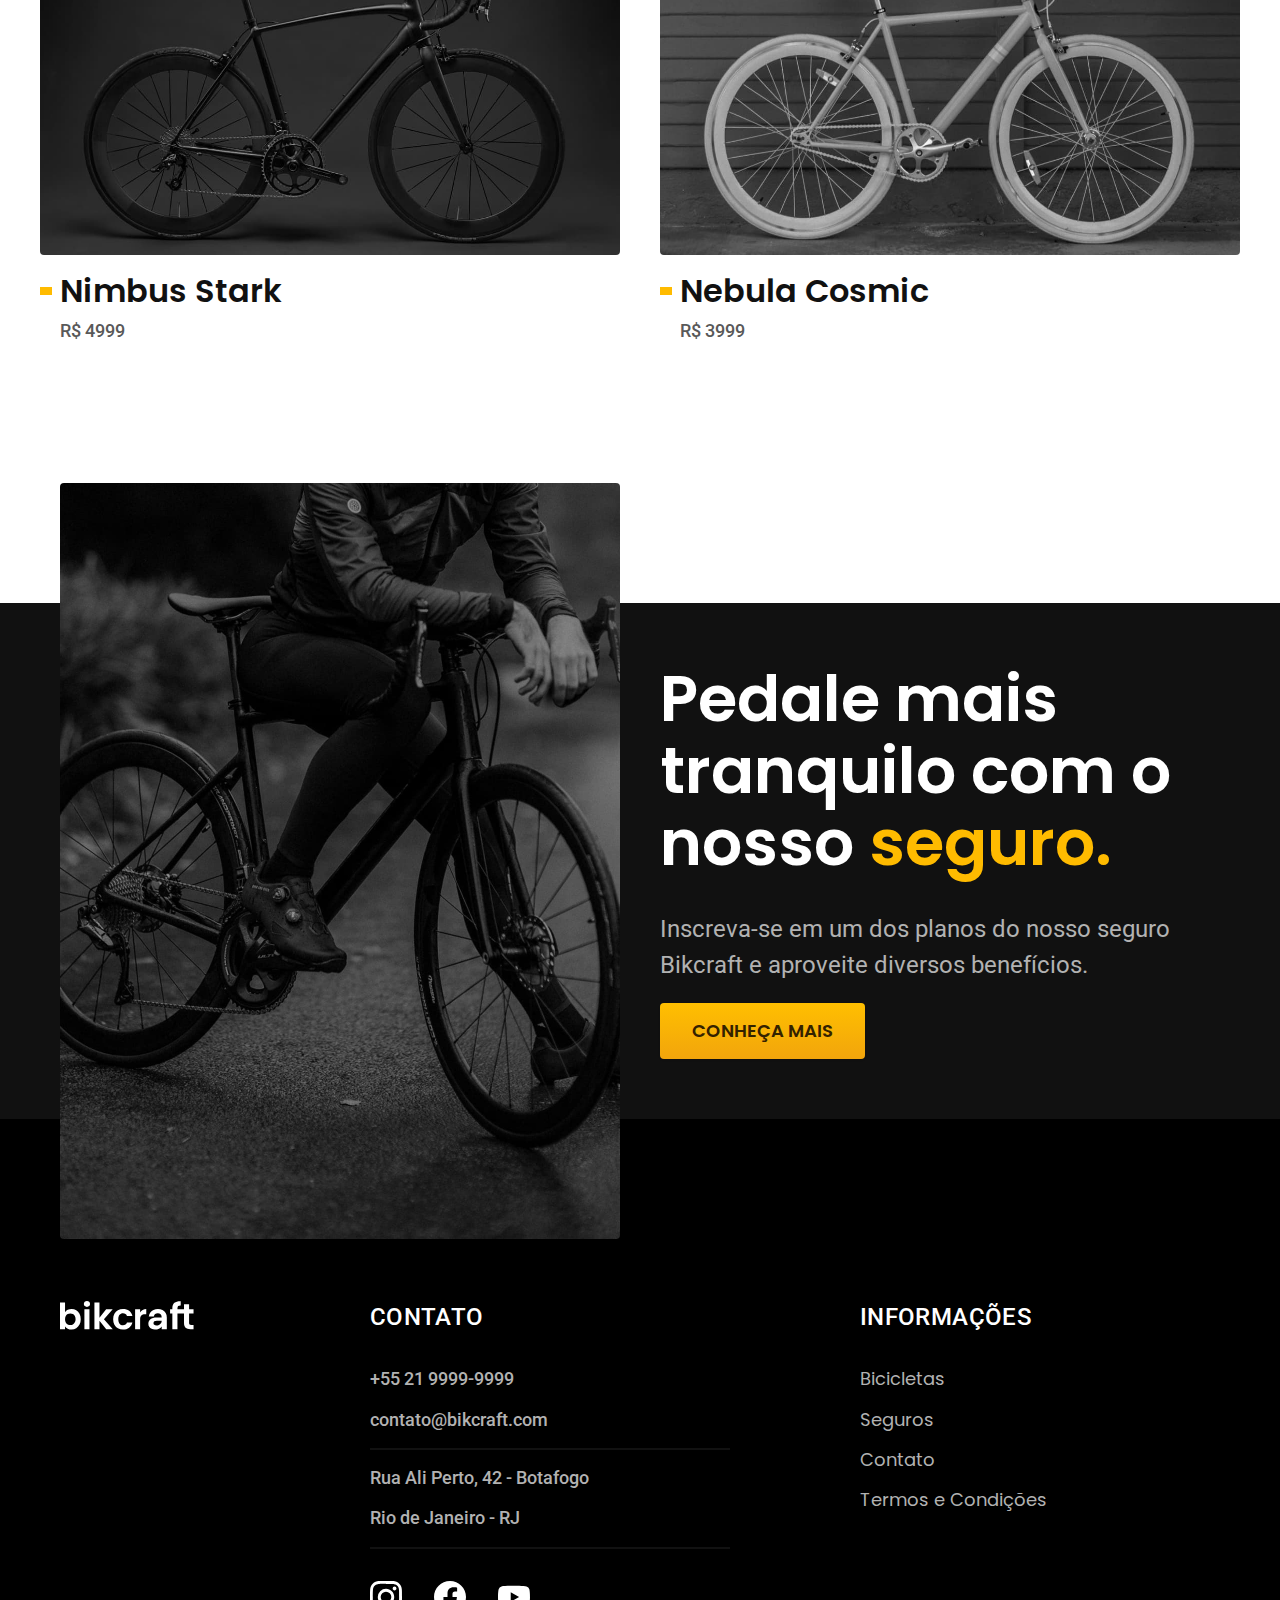
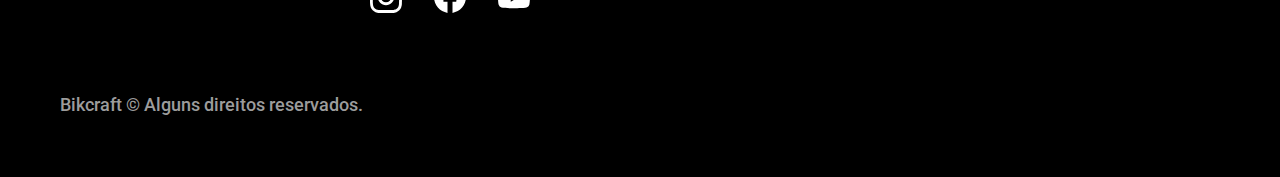
<file: bicicletas/magic.html>
<!DOCTYPE html>
<html lang="pt-BR">
<head>
    <meta charset="UTF-8">
    <meta http-equiv="X-UA-Compatible" content="IE=edge">
    <meta name="viewport" content="width=device-width, initial-scale=1.0">
    <meta name="description" content="Magic.">
    <link rel="preconnect" href="https://fonts.googleapis.com">
    <link rel="preconnect" href="https://fonts.gstatic.com" crossorigin>
    <link href="https://fonts.googleapis.com/css2?family=Merriweather:ital,wght@1,900&family=Poppins:wght@400;600&family=Roboto:wght@400;500&display=swap" rel="stylesheet">
    <link rel="stylesheet" href="../css/style.css">
    <title>Magic | Bikecraft</title>
</head>
<body id="bicicleta">
    <header class="header-bg">
        <div class="header container">
            <a href="../"><img src="../img/bikcraft.svg" alt="Bikecraft"></a>

            <nav aria-label="primaria">
                <ul class="header-menu font-1-m cor-0">
                    <li><a href="../bicicletas.html">Bicicletas</a></li>
                    <li><a href="../seguros.html">Seguros</a></li>
                    <li><a href="../contato.html">Contato</a></li>
                </ul>
            </nav>
        </div>
    </header>

    <main class="titulo-bg">
        <div>
            <div class="titulo container">
                <p class="font-2-xl cor-5">R$ 2499</p>
                <h1 class="font-1-xxl cor-0">Magic Might<span class="cor-p1">.</span></h1>
            </div>
        </div>

        <div class="bicicleta container">
            <div class="bicicleta-imagens">
                <img src="../img/bicicleta/nimbus2.jpg" alt="">
                <img src="../img/bicicleta/nimbus1.jpg" alt="">
                <img src="../img/bicicleta/nimbus3.jpg" alt="">
            </div>

            <div class="bicicleta-conteudo">
                <p class="font-2-l cor-5">A Magic Might é a melhor Bikcraft já criada pela nossa equipe. Ela vem equipada com os melhores acessórios, o que garante maior velocidade.</p>

                <div class="bicicleta-comprar">
                    <a class="botao" href="../orcamento.html">Comprar Agora</a>

                    <span class="font-1-xs cor-6"><img src="../img/icones/entrega.svg" alt=""> entrega em 5 dias</span>

                    <span class="font-1-xs cor-6"><img src="../img/icones/estoque.svg" alt=""> 18 em estoque</span>

                </div>
            

                <h2 class="font-1-xs cor-0">Informações</h2>
                <ul class="bicicleta-informacoes">
                    <li>
                        <img src="../img/icones/eletrica.svg" alt="">
                        <h3 class="font-1-m cor-0">Motor Elétrico</h3>
                        <p class="font-2-xs cor-5">Permite você viajar distâncias inimaginaveis com a sua bike.</p>
                    </li>

                    <li>
                        <img src="../img/icones/velocidade.svg" alt="">
                        <h3 class="font-1-m cor-0">45 km/h</h3>
                        <p class="font-2-xs cor-5">A mais rápida bicicleta elétrica disponível hoje no mercado.</p>
                    </li>

                    <li>
                        <img src="../img/icones/rastreador.svg" alt="">
                        <h3 class="font-1-m cor-0">Rastreador</h3>
                        <p class="font-2-xs cor-5">Rastreador e sistema anti-furto para garantir o seu sossego.</p>
                    </li>

                    <li>
                        <img src="../img/icones/carbono.svg" alt="">
                        <h3 class="font-1-m cor-0">Fibra de Carbono</h3>
                        <p class="font-2-xs cor-5">Maior proteção possível para a sua Bikcraft com fibra de carbono.</p>
                    </li>
                </ul>

                <h2 class="font-1-xs cor-0">Ficha Técnica</h2>
                <ul class="bicicleta-ficha font-2-s cor-4">
                    <li>Peso <span>9 kg</span></li>
                    <li>Altura <span>60 cm</span></li>
                    <li>Largura <span>120 cm</span></li>
                    <li>Profundidade <span>10 cm</span></li>
                    <li>Marchas <span>16</span></li>
                    <li>Roda <span>29</span></li>
                </ul>
            </div>
        </div>
    </main>

    <article class="bicicletas-lista container">
        <h2 class="font-1-xxl">escolha a sua<span class="cor-p1">.</span></h2>

        <ul>
            <li>
                <a href="../bicicletas/nimbus.html">
                    <img src="../img/bicicletas/nimbus.jpg" alt="Bicicleta preta">
                    <h3 class="font-1-xl">Nimbus Stark</h3>
                    <span class="font-2-m cor-8">R$ 4999</span>
                </a>
            </li>

            <li>
                <a href="../bicicletas/nebula.html">
                    <img src="../img/bicicletas/nebula.jpg" alt="Bicicleta preta">
                    <h3 class="font-1-xl">Nebula Cosmic</h3>
                    <span class="font-2-m cor-8">R$ 3999</span>
                </a>
            </li>
        </ul>
    </article>

    <article class="seguro-bg">
        <div class="seguro container">
            <div class="seguro-imagem">
                <img src="../img/fotos/seguros.jpg" alt="Pessoa parada em cima de uma bicicleta">
            </div>

            <div class="seguro-conteudo">
                <h2 class="font-1-xxl cor-0">Pedale mais tranquilo com o nosso <span class="cor-p1">seguro.</span></h2>

                <p class="font-2-l cor-5">Inscreva-se em um dos planos do nosso seguro Bikcraft e aproveite diversos benefícios.</p>

                <a class="botao" href="../seguros.html">Conheça Mais</a>
            </div>
        </div>
    </article>

    <footer class="footer-bg">
        <div class="footer container">
            <img src="../img/bikcraft.svg" alt="Bikcraft">

            <div class="footer-contato">
                <h3 class="font-2-l-b cor-0">Contato</h3>

                <ul class="font-2-m cor-5">
                    <li><a href="tel:+552199999999">+55 21 9999-9999</a></li>
                    <li><a href="mailto:contato@bikcraft.com">contato@bikcraft.com</a></li>
                    <li>Rua Ali Perto, 42 - Botafogo</li>
                    <li>Rio de Janeiro - RJ</li>
                </ul>

                <div class="footer-redes">
                    <a href="../"><img src="../img/redes/instagram.svg" alt="Instagram"></a>

                    <a href="../"><img src="../img/redes/facebook.svg" alt="Facebook"></a>

                    <a href="../"><img src="../img/redes/youtube.svg" alt="Youtube"></a>
                </div>
            </div>

            <div class="footer-informacoes">
                <h3 class="font-2-l-b cor-0">Informações</h3>

                <nav>
                    <ul class="font-1-m cor-5">
                        <li><a href="../bicicletas.html">Bicicletas</a></li>
                        <li><a href="../seguros.html">Seguros</a></li>
                        <li><a href="../contato.html">Contato</a></li>
                        <li><a href="../termos.html">Termos e Condições</a></li>
                    </ul>
                </nav>
            </div>

          <p class="footer-copy font-2-m cor-6">Bikcraft © Alguns direitos reservados.</p>
        </div>
    </footer>
</body>
</html>
</file>
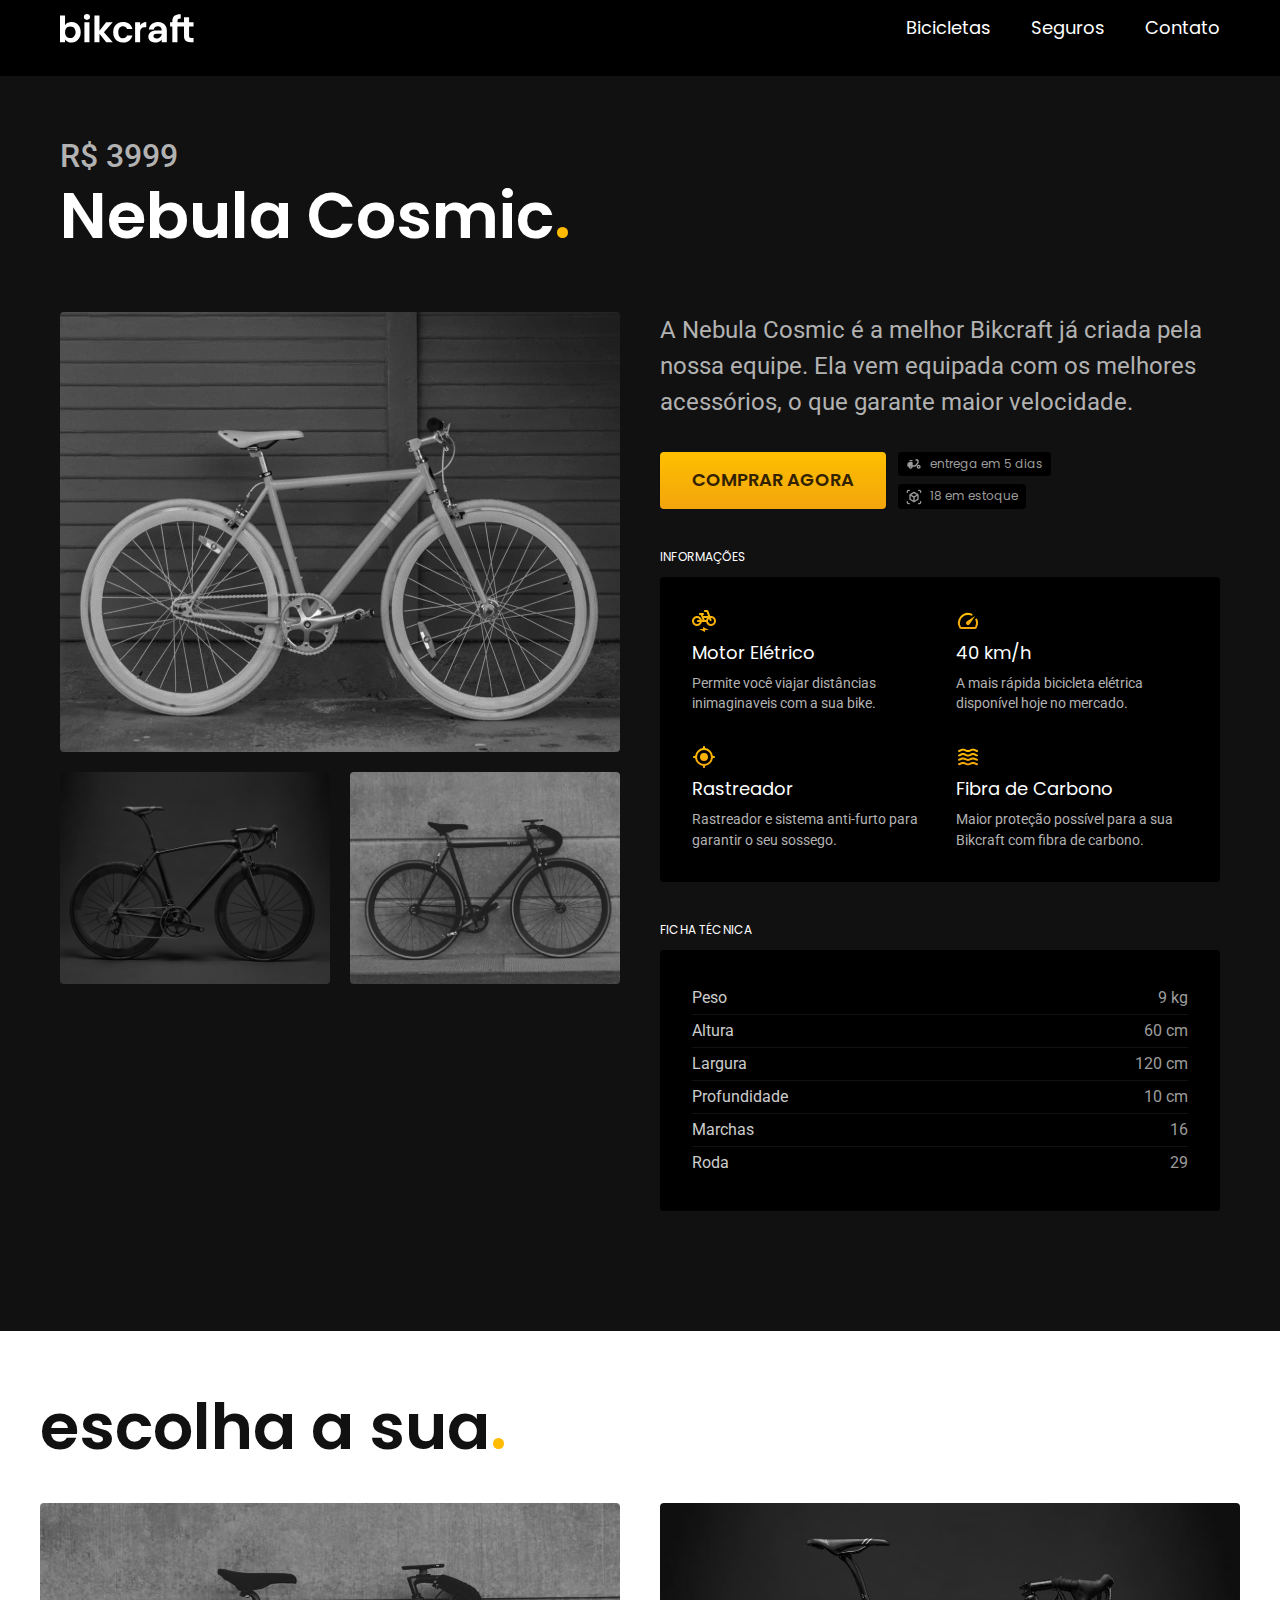
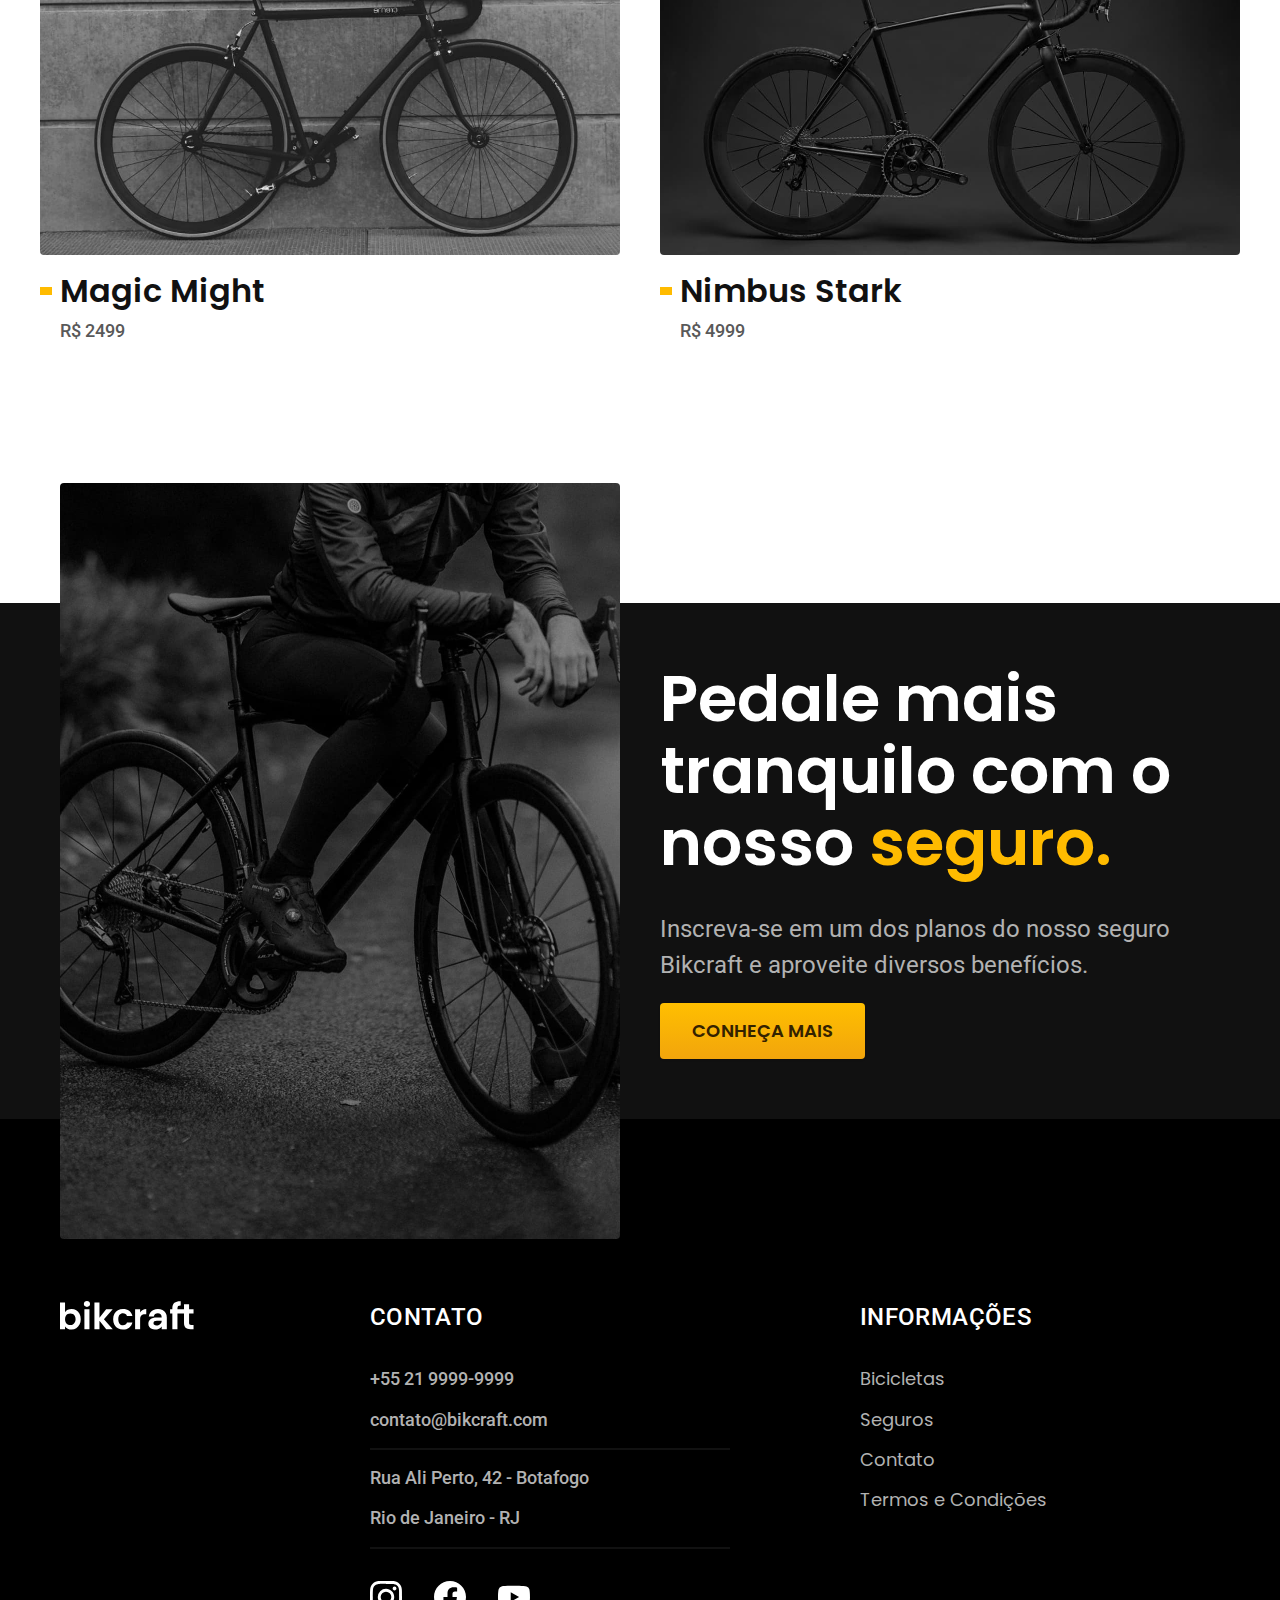
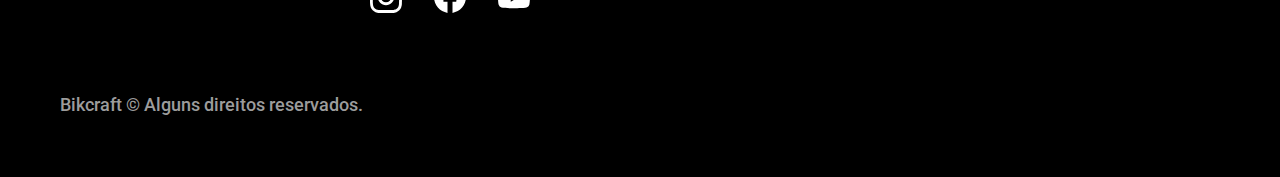
<file: bicicletas/nebula.html>
<!DOCTYPE html>
<html lang="pt-BR">
<head>
    <meta charset="UTF-8">
    <meta http-equiv="X-UA-Compatible" content="IE=edge">
    <meta name="viewport" content="width=device-width, initial-scale=1.0">
    <meta name="description" content="Nebula.">
    <link rel="preconnect" href="https://fonts.googleapis.com">
    <link rel="preconnect" href="https://fonts.gstatic.com" crossorigin>
    <link href="https://fonts.googleapis.com/css2?family=Merriweather:ital,wght@1,900&family=Poppins:wght@400;600&family=Roboto:wght@400;500&display=swap" rel="stylesheet">
    <link rel="stylesheet" href="../css/style.css">
    <title>Nebula | Bikecraft</title>
</head>
<body id="bicicleta">
    <header class="header-bg">
        <div class="header container">
            <a href="../"><img src="../img/bikcraft.svg" alt="Bikecraft"></a>

            <nav aria-label="primaria">
                <ul class="header-menu font-1-m cor-0">
                    <li><a href="../bicicletas.html">Bicicletas</a></li>
                    <li><a href="../seguros.html">Seguros</a></li>
                    <li><a href="../contato.html">Contato</a></li>
                </ul>
            </nav>
        </div>
    </header>

    <main class="titulo-bg">
        <div>
            <div class="titulo container">
                <p class="font-2-xl cor-5">R$ 3999</p>
                <h1 class="font-1-xxl cor-0">Nebula Cosmic<span class="cor-p1">.</span></h1>
            </div>
        </div>

        <div class="bicicleta container">
            <div class="bicicleta-imagens">
                <img src="../img/bicicleta/nimbus3.jpg" alt="">
                <img src="../img/bicicleta/nimbus1.jpg" alt="">
                <img src="../img/bicicleta/nimbus2.jpg" alt="">
            </div>

            <div class="bicicleta-conteudo">
                <p class="font-2-l cor-5">A Nebula Cosmic é a melhor Bikcraft já criada pela nossa equipe. Ela vem equipada com os melhores acessórios, o que garante maior velocidade.</p>

                <div class="bicicleta-comprar">
                    <a class="botao" href="../orcamento.html">Comprar Agora</a>

                    <span class="font-1-xs cor-6"><img src="../img/icones/entrega.svg" alt=""> entrega em 5 dias</span>

                    <span class="font-1-xs cor-6"><img src="../img/icones/estoque.svg" alt=""> 18 em estoque</span>

                </div>
            

                <h2 class="font-1-xs cor-0">Informações</h2>
                <ul class="bicicleta-informacoes">
                    <li>
                        <img src="../img/icones/eletrica.svg" alt="">
                        <h3 class="font-1-m cor-0">Motor Elétrico</h3>
                        <p class="font-2-xs cor-5">Permite você viajar distâncias inimaginaveis com a sua bike.</p>
                    </li>

                    <li>
                        <img src="../img/icones/velocidade.svg" alt="">
                        <h3 class="font-1-m cor-0">40 km/h</h3>
                        <p class="font-2-xs cor-5">A mais rápida bicicleta elétrica disponível hoje no mercado.</p>
                    </li>

                    <li>
                        <img src="../img/icones/rastreador.svg" alt="">
                        <h3 class="font-1-m cor-0">Rastreador</h3>
                        <p class="font-2-xs cor-5">Rastreador e sistema anti-furto para garantir o seu sossego.</p>
                    </li>

                    <li>
                        <img src="../img/icones/carbono.svg" alt="">
                        <h3 class="font-1-m cor-0">Fibra de Carbono</h3>
                        <p class="font-2-xs cor-5">Maior proteção possível para a sua Bikcraft com fibra de carbono.</p>
                    </li>
                </ul>

                <h2 class="font-1-xs cor-0">Ficha Técnica</h2>
                <ul class="bicicleta-ficha font-2-s cor-4">
                    <li>Peso <span>9 kg</span></li>
                    <li>Altura <span>60 cm</span></li>
                    <li>Largura <span>120 cm</span></li>
                    <li>Profundidade <span>10 cm</span></li>
                    <li>Marchas <span>16</span></li>
                    <li>Roda <span>29</span></li>
                </ul>
            </div>
        </div>
    </main>

    <article class="bicicletas-lista container">
        <h2 class="font-1-xxl">escolha a sua<span class="cor-p1">.</span></h2>

        <ul>
            <li>
                <a href="../bicicletas/magic.html">
                    <img src="../img/bicicletas/magic.jpg" alt="Bicicleta preta">
                    <h3 class="font-1-xl">Magic Might</h3>
                    <span class="font-2-m cor-8">R$ 2499</span>
                </a>
            </li>

            <li>
                <a href="../bicicletas/nimbus.html">
                    <img src="../img/bicicletas/nimbus.jpg" alt="Bicicleta preta">
                    <h3 class="font-1-xl">Nimbus Stark</h3>
                    <span class="font-2-m cor-8">R$ 4999</span>
                </a>
            </li>
        </ul>
    </article>

    <article class="seguro-bg">
        <div class="seguro container">
            <div class="seguro-imagem">
                <img src="../img/fotos/seguros.jpg" alt="Pessoa parada em cima de uma bicicleta">
            </div>

            <div class="seguro-conteudo">
                <h2 class="font-1-xxl cor-0">Pedale mais tranquilo com o nosso <span class="cor-p1">seguro.</span></h2>

                <p class="font-2-l cor-5">Inscreva-se em um dos planos do nosso seguro Bikcraft e aproveite diversos benefícios.</p>

                <a class="botao" href="../seguros.html">Conheça Mais</a>
            </div>
        </div>
    </article>

    <footer class="footer-bg">
        <div class="footer container">
            <img src="../img/bikcraft.svg" alt="Bikcraft">

            <div class="footer-contato">
                <h3 class="font-2-l-b cor-0">Contato</h3>

                <ul class="font-2-m cor-5">
                    <li><a href="tel:+552199999999">+55 21 9999-9999</a></li>
                    <li><a href="mailto:contato@bikcraft.com">contato@bikcraft.com</a></li>
                    <li>Rua Ali Perto, 42 - Botafogo</li>
                    <li>Rio de Janeiro - RJ</li>
                </ul>

                <div class="footer-redes">
                    <a href="../"><img src="../img/redes/instagram.svg" alt="Instagram"></a>

                    <a href="../"><img src="../img/redes/facebook.svg" alt="Facebook"></a>

                    <a href="../"><img src="../img/redes/youtube.svg" alt="Youtube"></a>
                </div>
            </div>

            <div class="footer-informacoes">
                <h3 class="font-2-l-b cor-0">Informações</h3>

                <nav>
                    <ul class="font-1-m cor-5">
                        <li><a href="../bicicletas.html">Bicicletas</a></li>
                        <li><a href="../seguros.html">Seguros</a></li>
                        <li><a href="../contato.html">Contato</a></li>
                        <li><a href="../termos.html">Termos e Condições</a></li>
                    </ul>
                </nav>
            </div>

          <p class="footer-copy font-2-m cor-6">Bikcraft © Alguns direitos reservados.</p>
        </div>
    </footer>
</body>
</html>
</file>
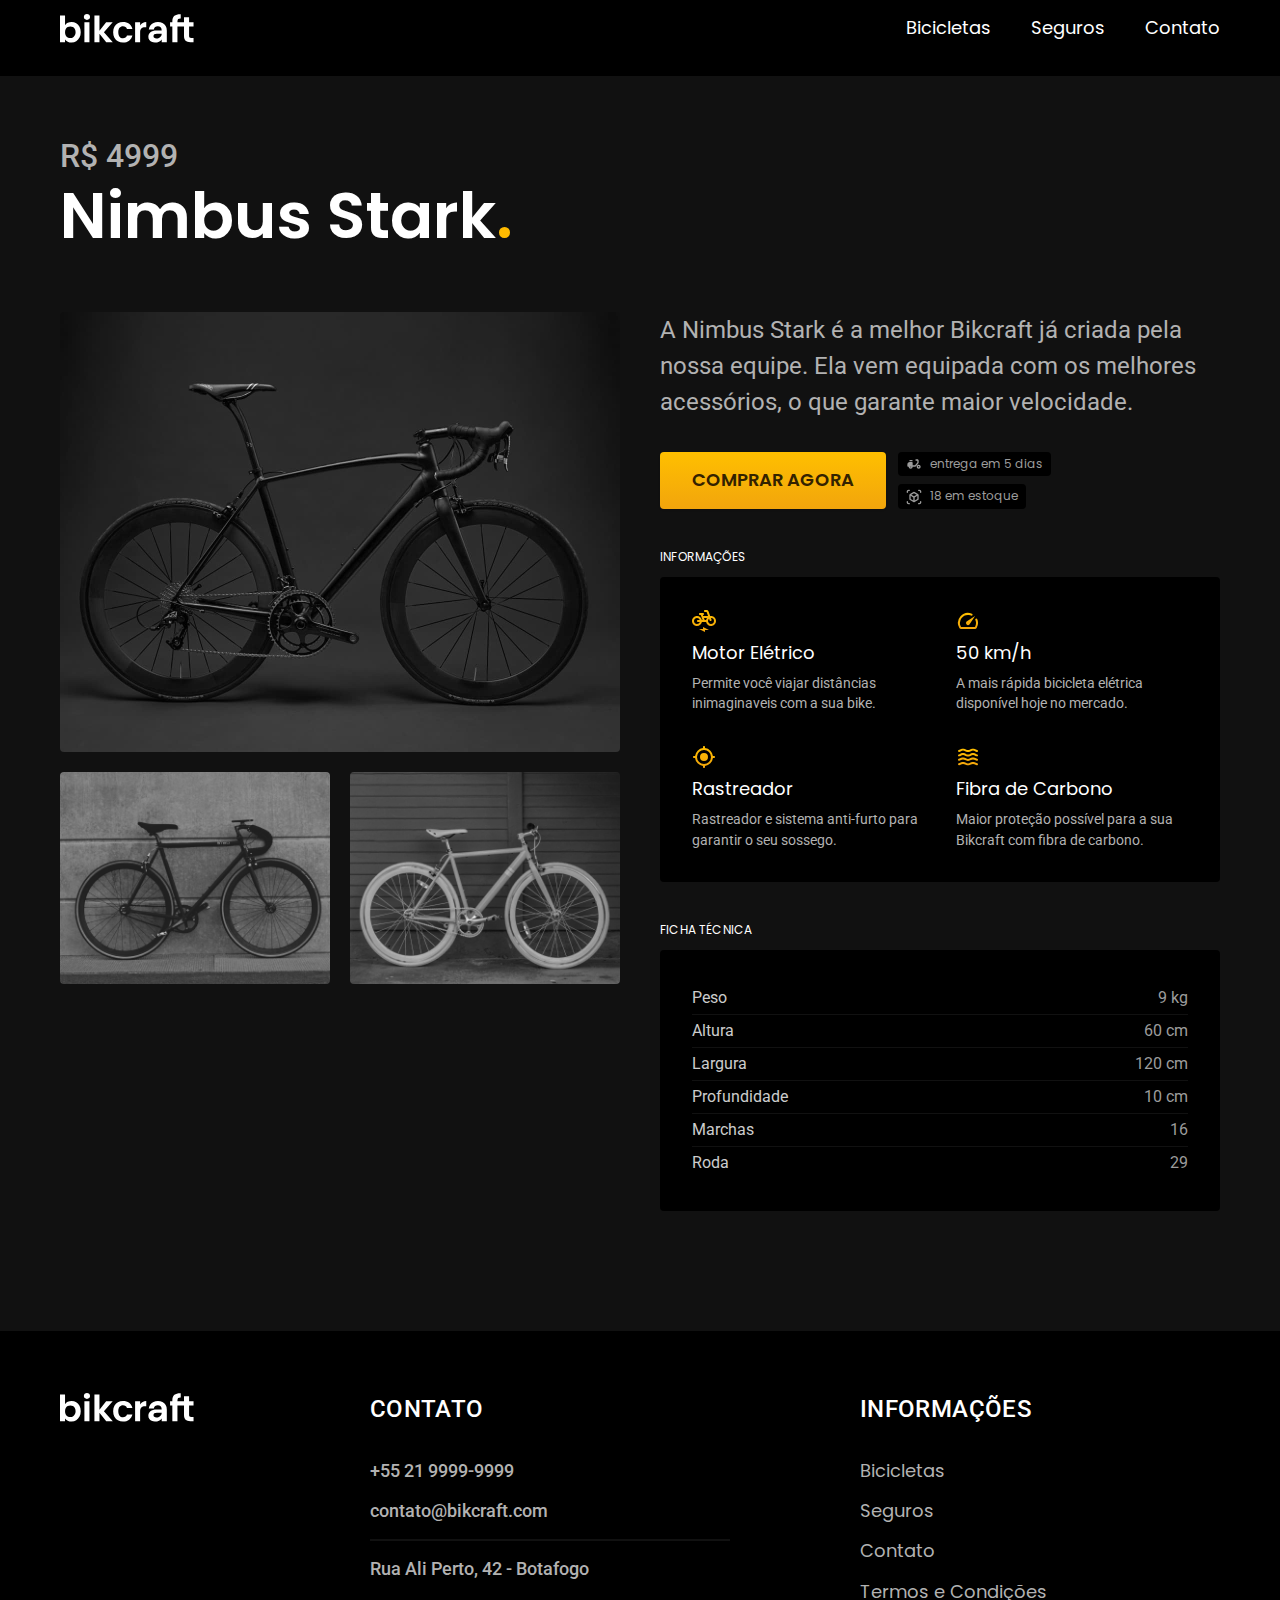
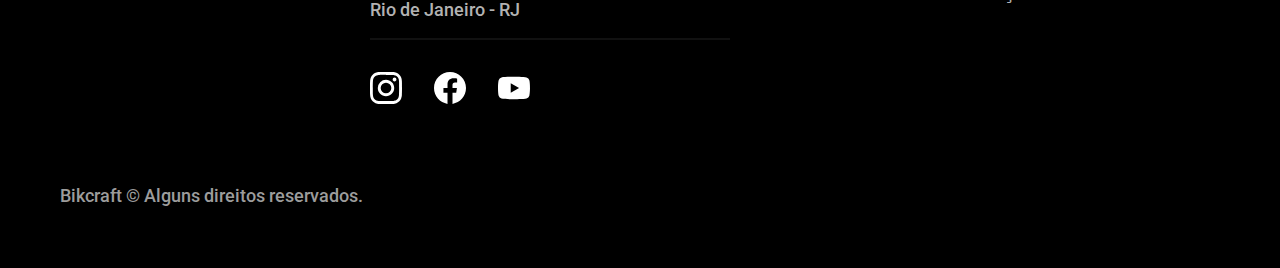
<file: bicicletas/nimbus.html>
<!DOCTYPE html>
<html lang="pt-BR">
<head>
    <meta charset="UTF-8">
    <meta http-equiv="X-UA-Compatible" content="IE=edge">
    <meta name="viewport" content="width=device-width, initial-scale=1.0">
    <meta name="description" content="Termos e Condições.">
    <link rel="preconnect" href="https://fonts.googleapis.com">
    <link rel="preconnect" href="https://fonts.gstatic.com" crossorigin>
    <link href="https://fonts.googleapis.com/css2?family=Merriweather:ital,wght@1,900&family=Poppins:wght@400;600&family=Roboto:wght@400;500&display=swap" rel="stylesheet">
    <link rel="stylesheet" href="../css/style.css">
    <title>Termos e Condições | Bikecraft</title>
</head>
<body id="bicicleta">
    <header class="header-bg">
        <div class="header container">
            <a href="../"><img src="../img/bikcraft.svg" alt="Bikecraft"></a>

            <nav aria-label="primaria">
                <ul class="header-menu font-1-m cor-0">
                    <li><a href="../bicicletas.html">Bicicletas</a></li>
                    <li><a href="../seguros.html">Seguros</a></li>
                    <li><a href="../contato.html">Contato</a></li>
                </ul>
            </nav>
        </div>
    </header>

    <main class="titulo-bg">
        <div>
            <div class="titulo container">
                <p class="font-2-xl cor-5">R$ 4999</p>
                <h1 class="font-1-xxl cor-0">Nimbus Stark<span class="cor-p1">.</span></h1>
            </div>
        </div>

        <div class="bicicleta container">
            <div class="bicicleta-imagens">
                <img src="../img/bicicleta/nimbus1.jpg" alt="">
                <img src="../img/bicicleta/nimbus2.jpg" alt="">
                <img src="../img/bicicleta/nimbus3.jpg" alt="">
            </div>

            <div class="bicicleta-conteudo">
                <p class="font-2-l cor-5">A Nimbus Stark é a melhor Bikcraft já criada pela nossa equipe. Ela vem equipada com os melhores acessórios, o que garante maior velocidade.</p>

                <div class="bicicleta-comprar">
                    <a class="botao" href="../orcamento.html">Comprar Agora</a>

                    <span class="font-1-xs cor-6"><img src="../img/icones/entrega.svg" alt=""> entrega em 5 dias</span>

                    <span class="font-1-xs cor-6"><img src="../img/icones/estoque.svg" alt=""> 18 em estoque</span>

                </div>
            

                <h2 class="font-1-xs cor-0">Informações</h2>
                <ul class="bicicleta-informacoes">
                    <li>
                        <img src="../img/icones/eletrica.svg" alt="">
                        <h3 class="font-1-m cor-0">Motor Elétrico</h3>
                        <p class="font-2-xs cor-5">Permite você viajar distâncias inimaginaveis com a sua bike.</p>
                    </li>

                    <li>
                        <img src="../img/icones/velocidade.svg" alt="">
                        <h3 class="font-1-m cor-0">50 km/h</h3>
                        <p class="font-2-xs cor-5">A mais rápida bicicleta elétrica disponível hoje no mercado.</p>
                    </li>

                    <li>
                        <img src="../img/icones/rastreador.svg" alt="">
                        <h3 class="font-1-m cor-0">Rastreador</h3>
                        <p class="font-2-xs cor-5">Rastreador e sistema anti-furto para garantir o seu sossego.</p>
                    </li>

                    <li>
                        <img src="../img/icones/carbono.svg" alt="">
                        <h3 class="font-1-m cor-0">Fibra de Carbono</h3>
                        <p class="font-2-xs cor-5">Maior proteção possível para a sua Bikcraft com fibra de carbono.</p>
                    </li>
                </ul>

                <h2 class="font-1-xs cor-0">Ficha Técnica</h2>
                <ul class="bicicleta-ficha font-2-s cor-4">
                    <li>Peso <span>9 kg</span></li>
                    <li>Altura <span>60 cm</span></li>
                    <li>Largura <span>120 cm</span></li>
                    <li>Profundidade <span>10 cm</span></li>
                    <li>Marchas <span>16</span></li>
                    <li>Roda <span>29</span></li>
                </ul>
            </div>
        </div>
    </main>

    <footer class="footer-bg">
        <div class="footer container">
            <img src="../img/bikcraft.svg" alt="Bikcraft">

            <div class="footer-contato">
                <h3 class="font-2-l-b cor-0">Contato</h3>

                <ul class="font-2-m cor-5">
                    <li><a href="tel:+552199999999">+55 21 9999-9999</a></li>
                    <li><a href="mailto:contato@bikcraft.com">contato@bikcraft.com</a></li>
                    <li>Rua Ali Perto, 42 - Botafogo</li>
                    <li>Rio de Janeiro - RJ</li>
                </ul>

                <div class="footer-redes">
                    <a href="../"><img src="../img/redes/instagram.svg" alt="Instagram"></a>

                    <a href="../"><img src="../img/redes/facebook.svg" alt="Facebook"></a>

                    <a href="../"><img src="../img/redes/youtube.svg" alt="Youtube"></a>
                </div>
            </div>

            <div class="footer-informacoes">
                <h3 class="font-2-l-b cor-0">Informações</h3>

                <nav>
                    <ul class="font-1-m cor-5">
                        <li><a href="../bicicletas.html">Bicicletas</a></li>
                        <li><a href="../seguros.html">Seguros</a></li>
                        <li><a href="../contato.html">Contato</a></li>
                        <li><a href="../termos.html">Termos e Condições</a></li>
                    </ul>
                </nav>
            </div>

          <p class="footer-copy font-2-m cor-6">Bikcraft © Alguns direitos reservados.</p>
        </div>
    </footer>
</body>
</html>
</file>
<file: css/style.css>
@import url("./global/global.css");
@import url("./utilidades/tipografia.css");
@import url("./utilidades/cores.css");

@import url("./global/header.css");
@import url("../css/global/footer.css");

/* Utilidades */
@import url("../css/utilidades/componentes.css");

/* Home */
@import url("../css/home/introducao.css");
@import url("../css/home/tecnologia.css");
@import url("../css/home/parceiros.css");
@import url("../css/home/depoimento.css");

/* Bicicletas */
@import url("../css/bicicletas/bicicletas-lista.css");
@import url("../css/bicicletas/bicicletas.css");

/* Bicicleta */
@import url("../bicicleta/bicicleta.css");
@import url("../bicicleta/seguro.css");

/* Seguros */
@import url("../css/seguros/seguros.css");
@import url("../css/seguros/vantagens.css");
@import url("../css/seguros/perguntas.css");

/* Termos */
@import url("../css/termos/termos.css");
</file>
